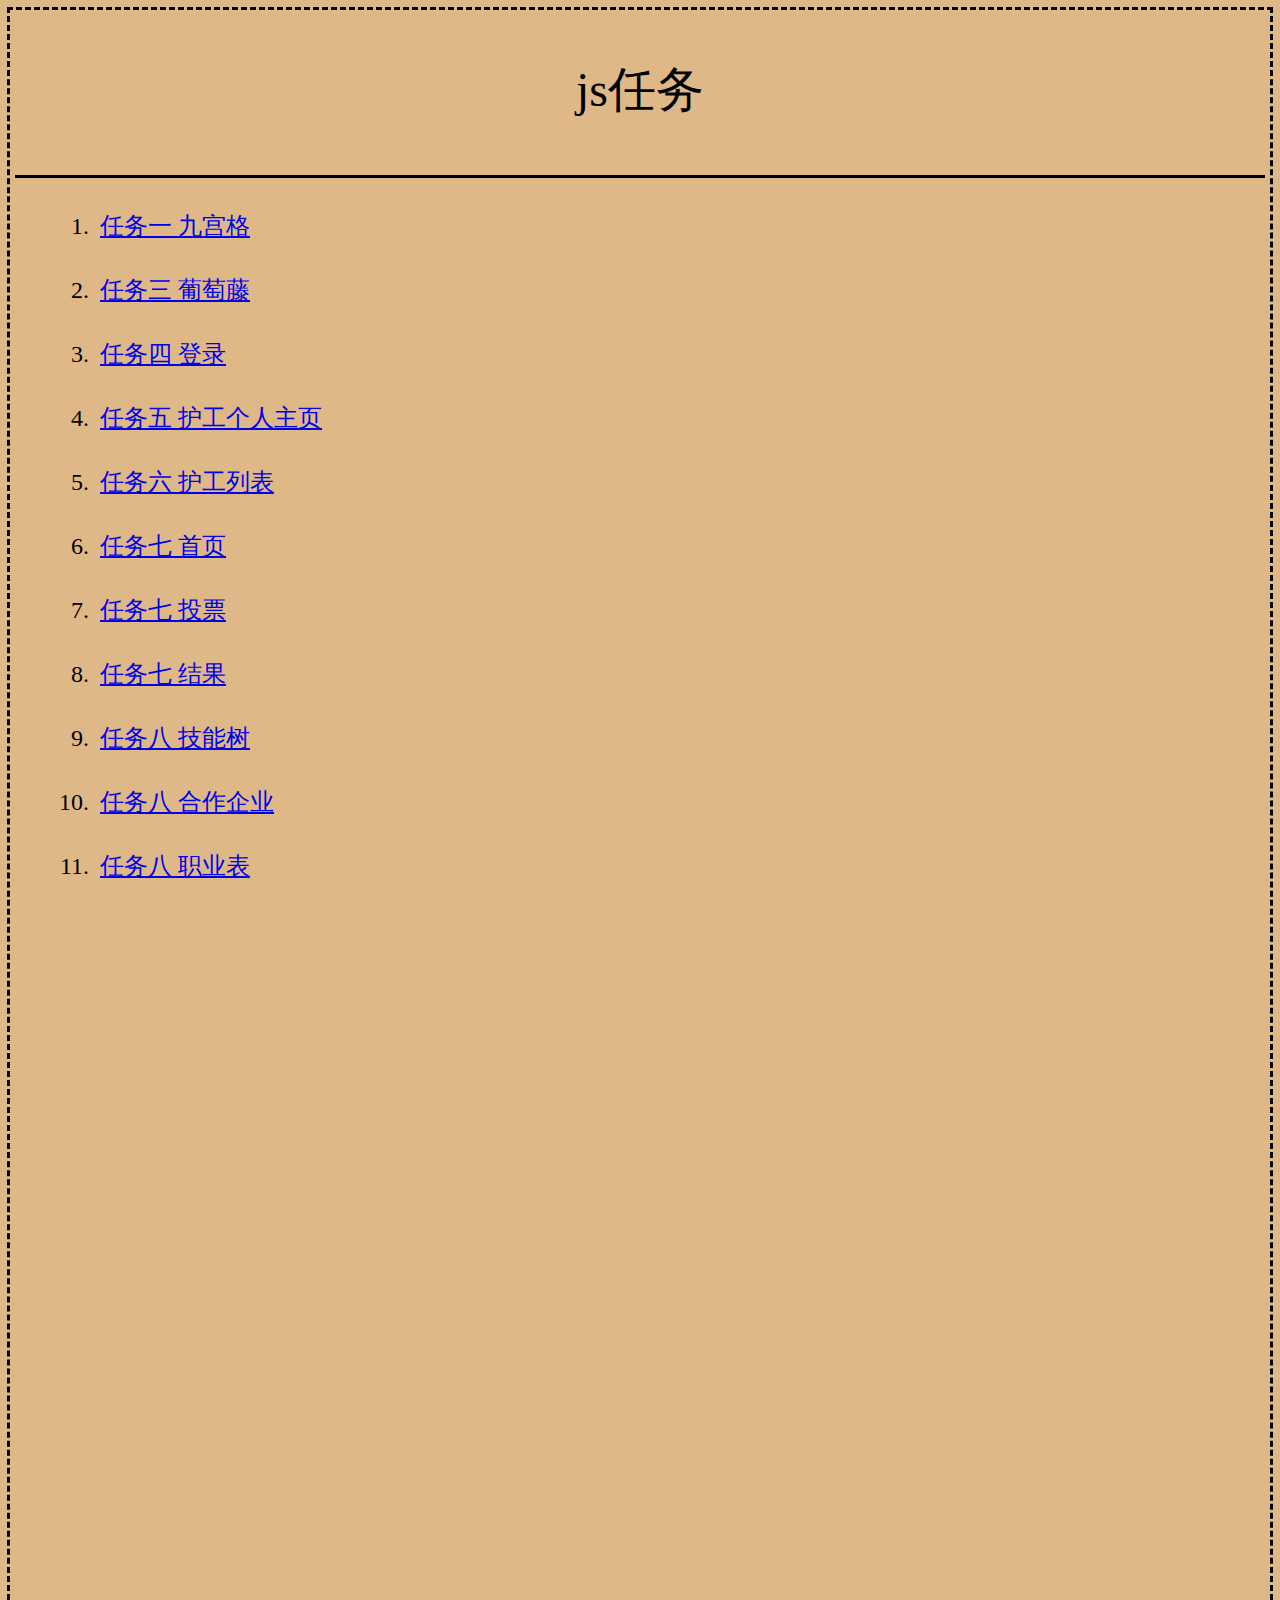
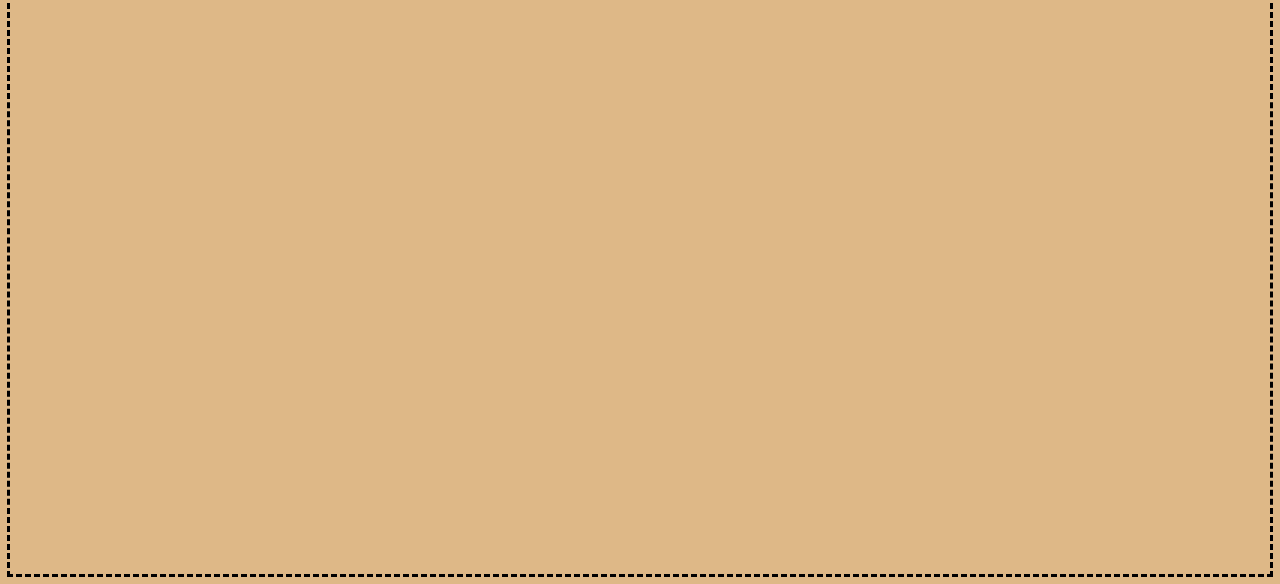
<file: index.html>
<!DOCTYPE html>
<html>
	<head>
		<meta charset="UTF-8">
		<title>首页</title>
	</head>
	<style type="text/css">
		*{
			margin: 5px;
			padding: 0;
		}
		body{
			height: 100%;
			background: burlywood;
			outline: dashed ;
		}
		.text{
			line-height: 10rem;
			text-align: center;
			list-style: none;
			font-size: 3rem;
			border-bottom: 0.2rem solid;
		}
		ol{
			padding-bottom: 100%;
			margin-left: 5rem;
			margin-top: 2rem;
		}
		li{
			margin-bottom: 2rem;
			font-size: 1.5rem;
		}
	
	</style>
	<body>
		<div class="text">
			<p>js任务</p>
		</div>
		<ol>
			<li><a href="九宫格.html">任务一  九宫格</a></li>
			<li><a href="葡萄藤.html">任务三 葡萄藤 </a></li>
			<li><a href="denglubiao.html">任务四 登录</a></li>
			<li><a href="index1.html">任务五 护工个人主页</a></li>
			<li><a href="index-1.html">任务六  护工列表</a></li>
			<li><a href="shouye.html">任务七  首页</a></li>
			<li><a href="toupiao.html">任务七  投票</a></li>
			<li><a href="jieguo.html">任务七  结果</a></li>
			<li><a href="jinengshu.html">任务八  技能树</a></li>
			<li><a href="hezhuoqiye.html">任务八  合作企业</a></li>
			<li><a href="zhiyebiao.html">任务八  职业表</a></li>
			
			
		</ol>
	</body>
</html>
</file>
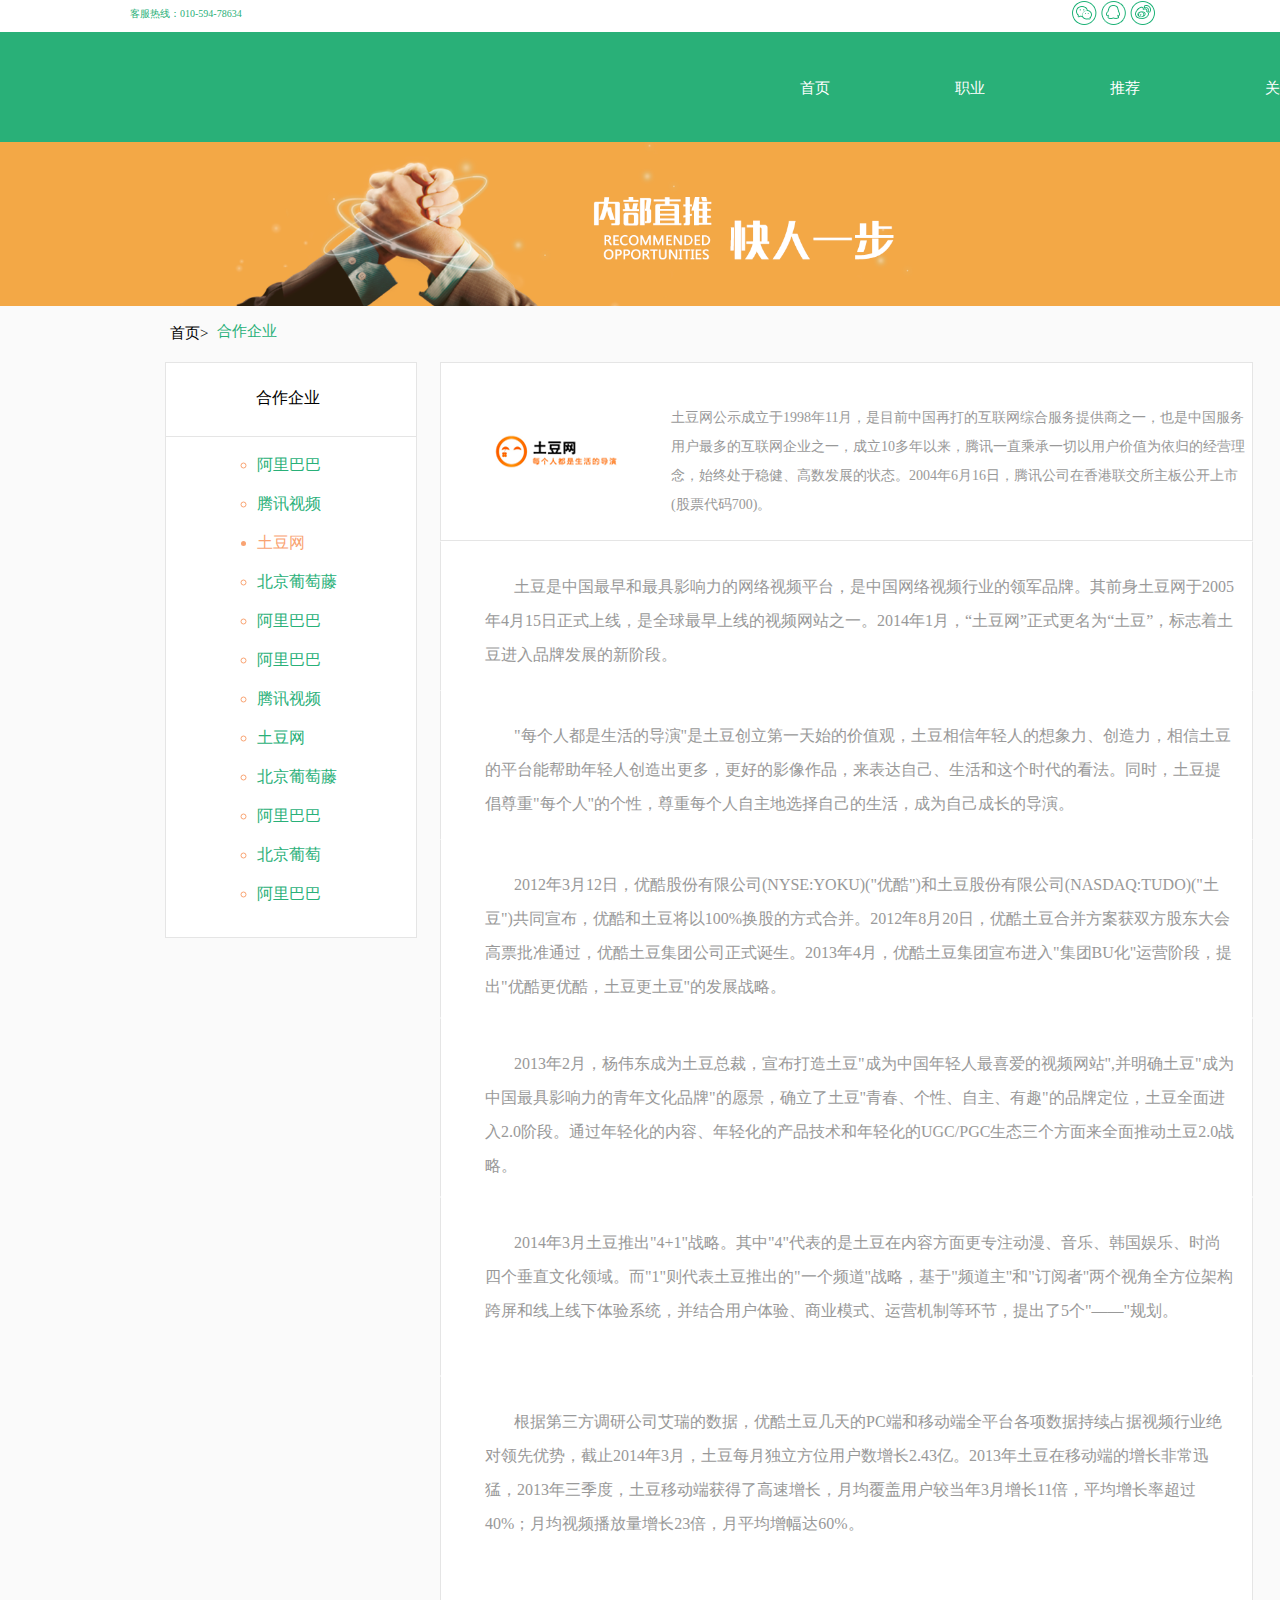
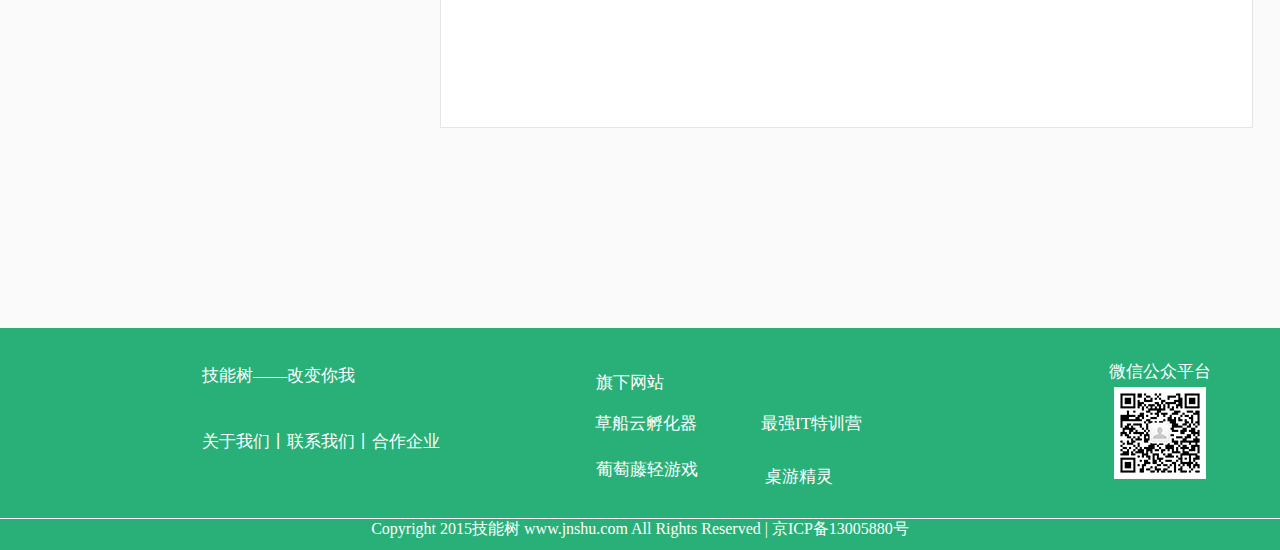
<file: hezhuoqiye.html>
<!DOCTYPE html>
<html>
	<head>
 		<meta charset="UTF-8">
		<title>战略合作企业</title>
		<link rel="stylesheet" type="text/css" href="css/hezhuoqiye.css"/>
	</head>
	<body>
		<div class="one">
			<div class=" box">
				<p>客服热线：010-594-78634</p>
				<div class="lead">
					<img src="img/vx.png" />
					<img src="img/QQ.png" />
					<img src="img/xl.png" />
				</div>
			</div>
			<div class="big">
				<p><a href="jinengshu.html" style='text-decoration:none;'>首页</a></p>
				<p><a href="hezhuoqiye.html" style='text-decoration:none;'>职业</a></p>
				<p><a href="zhiyebiao.html" style='text-decoration:none;'>推荐</a></p>
				<p><a style='text-decoration:none;'>关于</a></p>
			</div>
			<div class="two">
				<img src="img/kryb.png"/>
			</div>
			<div class="three">
				<p>首页></p>
				<span>合作企业</span>
			</div>
			<div class="five">
				<p>合作企业</p>
			</div>
			<div class="six">
				  <img src="img/tudou.png"/>
				  <p>土豆网公示成立于1998年11月，是目前中国再打的互联网综合服务提供商之一，也是中国服务用户最多的互联网企业之一，成立10多年以来，腾讯一直乘承一切以用户价值为依归的经营理念，始终处于稳健、高数发展的状态。2004年6月16日，腾讯公司在香港联交所主板公开上市(股票代码700)。</p>
			</div>
			<div class="seven">
				<div class="seven-2">
				<ul type="circle">
					<li><p>阿里巴巴</p></li>
					<li><p>腾讯视频</p></li>
					<ul  type="disc" class="seven-1">
					<li>土豆网</li>
					</ul>
					<li><p>北京葡萄藤</p></li>
					<li><p>阿里巴巴</p></li>
					<li><p>阿里巴巴</p></li>
					<li><p>腾讯视频</p></li>
					<li><p>土豆网</p></li>
					<li><p>北京葡萄藤</p></li>
					<li><p>阿里巴巴</p></li>
					<li><p>北京葡萄</p></li>
					<li><p>阿里巴巴</p></li>
				</ul>
				</div>
			</div>
			<div class="eight">
				<div class="eight-1">
						<p>土豆是中国最早和最具影响力的网络视频平台，是中国网络视频行业的领军品牌。其前身土豆网于2005年4月15日正式上线，是全球最早上线的视频网站之一。2014年1月，“土豆网”正式更名为“土豆”，标志着土豆进入品牌发展的新阶段。</p>
				</div>
					</div>
				<div class="nine">
					<div class="nine-1">
						<p>"每个人都是生活的导演"是土豆创立第一天始的价值观，土豆相信年轻人的想象力、创造力，相信土豆的平台能帮助年轻人创造出更多，更好的影像作品，来表达自己、生活和这个时代的看法。同时，土豆提倡尊重"每个人"的个性，尊重每个人自主地选择自己的生活，成为自己成长的导演。</p>
				</div>
					</div>
				<div class="tin">
					<div class="tin-1">
						<p>2012年3月12日，优酷股份有限公司(NYSE:YOKU)("优酷")和土豆股份有限公司(NASDAQ:TUDO)("土豆")共同宣布，优酷和土豆将以100%换股的方式合并。2012年8月20日，优酷土豆合并方案获双方股东大会高票批准通过，优酷土豆集团公司正式诞生。2013年4月，优酷土豆集团宣布进入"集团BU化"运营阶段，提出"优酷更优酷，土豆更土豆"的发展战略。</p>
				</div>
				</div>
				<div class="title">
					<div class="title-1">
						<p>2013年2月，杨伟东成为土豆总裁，宣布打造土豆"成为中国年轻人最喜爱的视频网站",并明确土豆"成为中国最具影响力的青年文化品牌"的愿景，确立了土豆"青春、个性、自主、有趣"的品牌定位，土豆全面进入2.0阶段。通过年轻化的内容、年轻化的产品技术和年轻化的UGC/PGC生态三个方面来全面推动土豆2.0战略。</p>
				</div>
					</div>
				<div class="wrap">
					<div class="wrap-1">
						<p>2014年3月土豆推出"4+1"战略。其中"4"代表的是土豆在内容方面更专注动漫、音乐、韩国娱乐、时尚四个垂直文化领域。而"1"则代表土豆推出的"一个频道"战略，基于"频道主"和"订阅者"两个视角全方位架构跨屏和线上线下体验系统，并结合用户体验、商业模式、运营机制等环节，提出了5个"——"规划。</p>
				</div>
					</div>
				<div class="fade">
					<div class="fade-1">
						<p>根据第三方调研公司艾瑞的数据，优酷土豆几天的PC端和移动端全平台各项数据持续占据视频行业绝对领先优势，截止2014年3月，土豆每月独立方位用户数增长2.43亿。2013年土豆在移动端的增长非常迅猛，2013年三季度，土豆移动端获得了高速增长，月均覆盖用户较当年3月增长11倍，平均增长率超过40%；月均视频播放量增长23倍，月平均增幅达60%。</p>
				</div>
					</div>
				<div class="main">
				<p><a>技能树——改变你我</a></p>
				<p><a>关于我们丨联系我们丨合作企业</a></p>
				<div class="media">
					<p><a>旗下网站</a></p>
					<span><a>草船云孵化器</a></span>
					<div class="a">
					<p><a>葡萄藤轻游戏</a></p>
					</div>
				</div>
				<div class="b">
					<p><a>最强IT特训营</a></p>
					<span><a>桌游精灵</a></span>
					<img src="img/vxpt.png"/>
				</div>
				<div class="c">
					<p><a>微信公众平台</a></p>
				</div>
			</div>
			<div class="d">
				<p align="center">Copyright  2015技能树 www.jnshu.com All Rights Reserved | 京ICP备13005880号</p>
			</div>
	</body>	
</html>
</file>
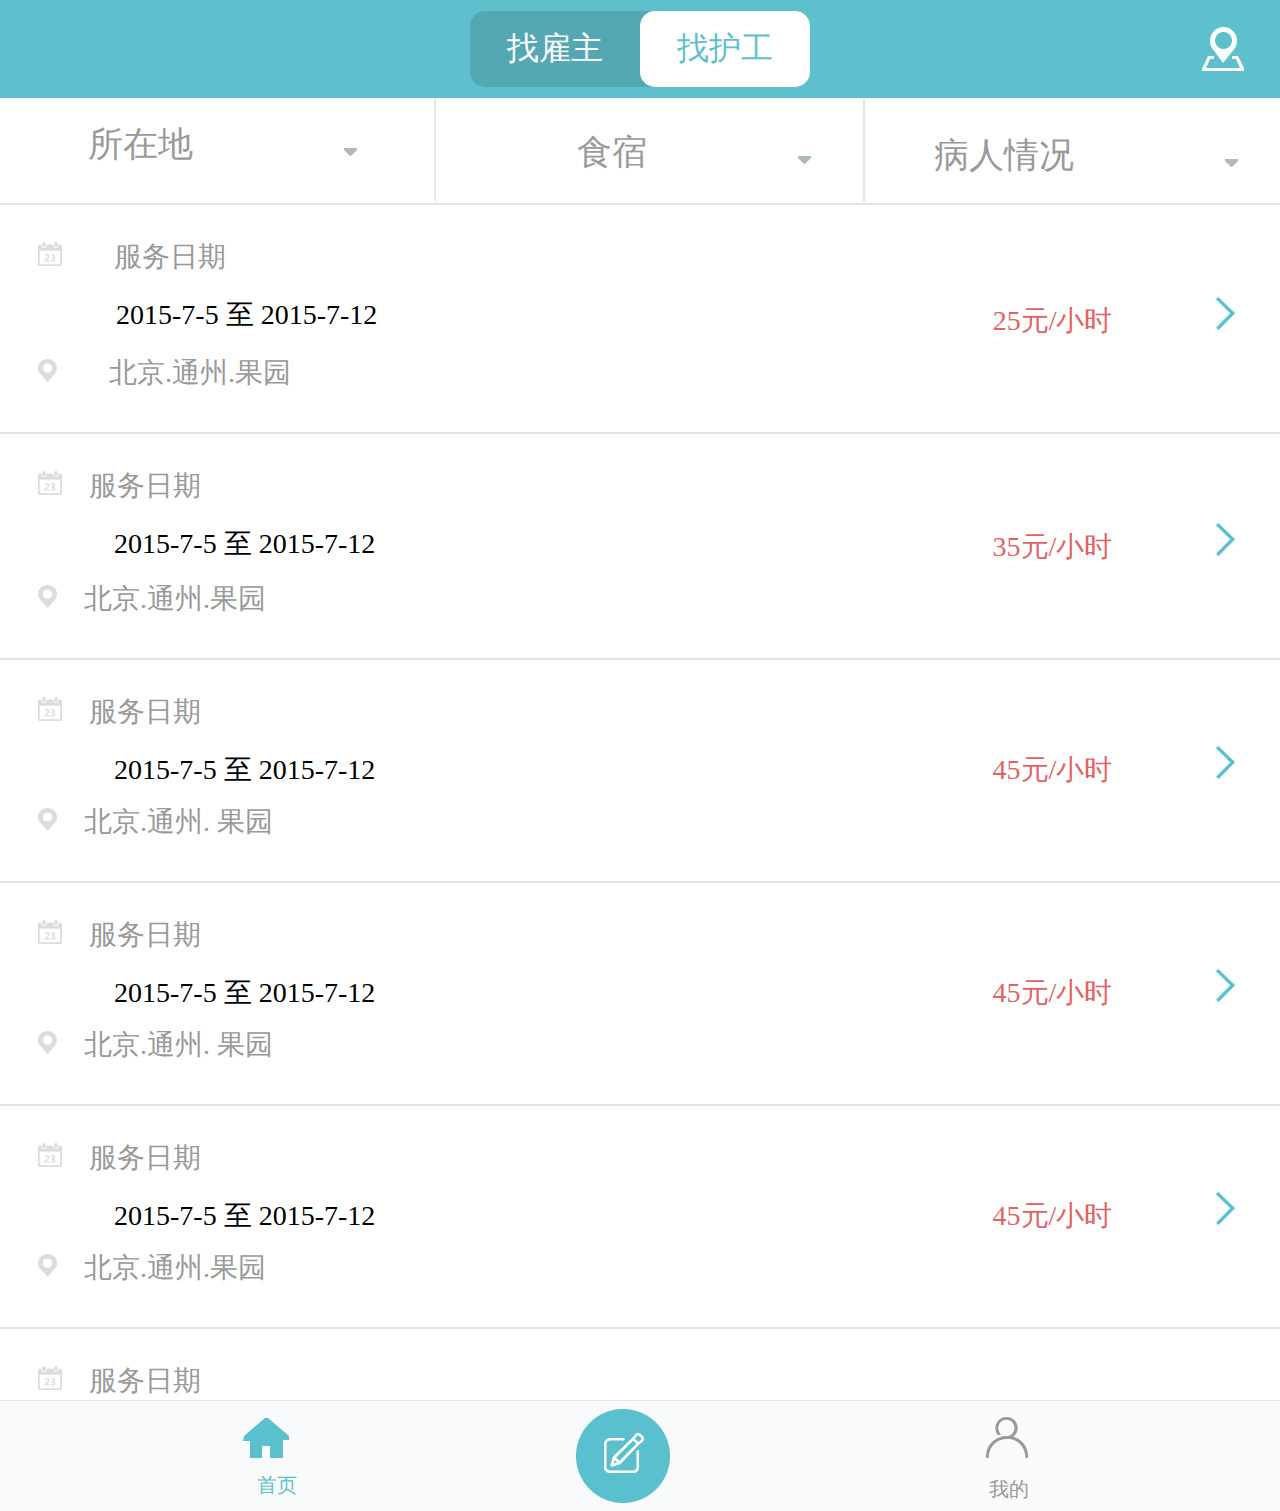
<file: index-1.html>
<!DOCTYPE html>
<html>
	<head>
		<meta charset="UTF-8">
		<title>护士列表页</title>
		<link rel="stylesheet" href="css/list page.css" />
	</head>
	<body>
		<div class="wrap">
			<div class="alone">
				<span>找雇主</span>
				<div class="arrow">
					<span>找护工</span>
				</div>
			</div>
			<div class="box">
				<img src="img/biaoji 21.png"/>
			</div>
		</div>
		<div class="botton">
			<span>所在地</span>
			<img src="img/sanjiao 11.png"/>
			<div class="one"></div>
			<div class="bady">
				<span>食宿</span>
				<img src="img/sanjiao 11.png"/>
			</div>
			<div class="five"></div>
			<div class="six">
				<span>病人情况</span>
				<img src="img/sanjiao 11.png"/>
			</div>
			<div class="china"></div>
		</div>
		<div class="cen">
			<img src="img/calendar2.png"/>
			<span>服务日期</span>
			<div class="big">
				<span>2015-7-5 至 2015-7-12</span>
			</div>
			<div class="change">
				<span>25元/小时</span>
				<img src="img/yjt.png"/>
			</div>
			<div class=" boy">
				<img src="img/Shape 2.png"/>
				<span>北京.通州.果园</span>
			</div>
			<div class="catch"></div>
		</div>
		<div class="you">
			<img src="img/calendar2.png"/>
			<span>服务日期</span>
			<div class="aubmut">
				<span>2015-7-5 至 2015-7-12</span>
			</div>
			<div class="button">
				<span>35元/小时</span>
				<img src="img/yjt.png"/>
			</div>
			<div class="sket">
				<img src="img/Shape 2.png"/>
				<span>北京.通州.果园</span>
			</div>
			<div class="kiss"></div>
		</div>
		<div class="eternal">
			<img src="img/calendar2.png"/>
			<span>服务日期</span>
			<div class="wonder">
				<span>2015-7-5 至 2015-7-12</span>
			</div>
			<div class="favorite">
				<span>45元/小时</span>
				<img src="img/yjt.png"/>
			</div>
			<div class="forever">
				<img src="img/Shape 2.png"/>
				<span>北京.通州. 果园</span>
			</div>
			<div class="forgive"></div>
		</div>
				<div class="menu">
			<img src="img/calendar2.png"/>
			<span>服务日期</span>
			<div class="submenu">
				<span>2015-7-5 至 2015-7-12</span>
			</div>
			<div class="main">
				<span>45元/小时</span>
				<img src="img/yjt.png"/>
			</div>
			<div class="tag">
				<img src="img/Shape 2.png"/>
				<span>北京.通州. 果园</span>
			</div>
			<div class="tips"></div>
		</div>
		<div class="title">
			<img src="img/calendar2.png"/>
			<span>服务日期</span>
			<div class="summary">
				<span>2015-7-5 至 2015-7-12</span>
			</div>
			<div class="loginbar">
				<span>45元/小时</span>
				<img src="img/yjt.png"/>
			</div>
			<div class="searchInput">
				<img src="img/Shape 2.png"/>
				<span>北京.通州.果园</span>
			</div>
			<div class="hot"></div>
		</div>
		<div class="service">
			<img src="img/calendar2.png"/>
			<span>服务日期</span>
		</div>
		<div class="tab">
			<img src="img/house.png"/>
			<p>首页</p>
		</div>
			<div class="news">
				<img src="img/Write.png"/>
			</div>
			<div class="faqs">
				<img src="img/mai.png"/>
				<p>我的</p>
			</div>
	</body>
</html>
</file>
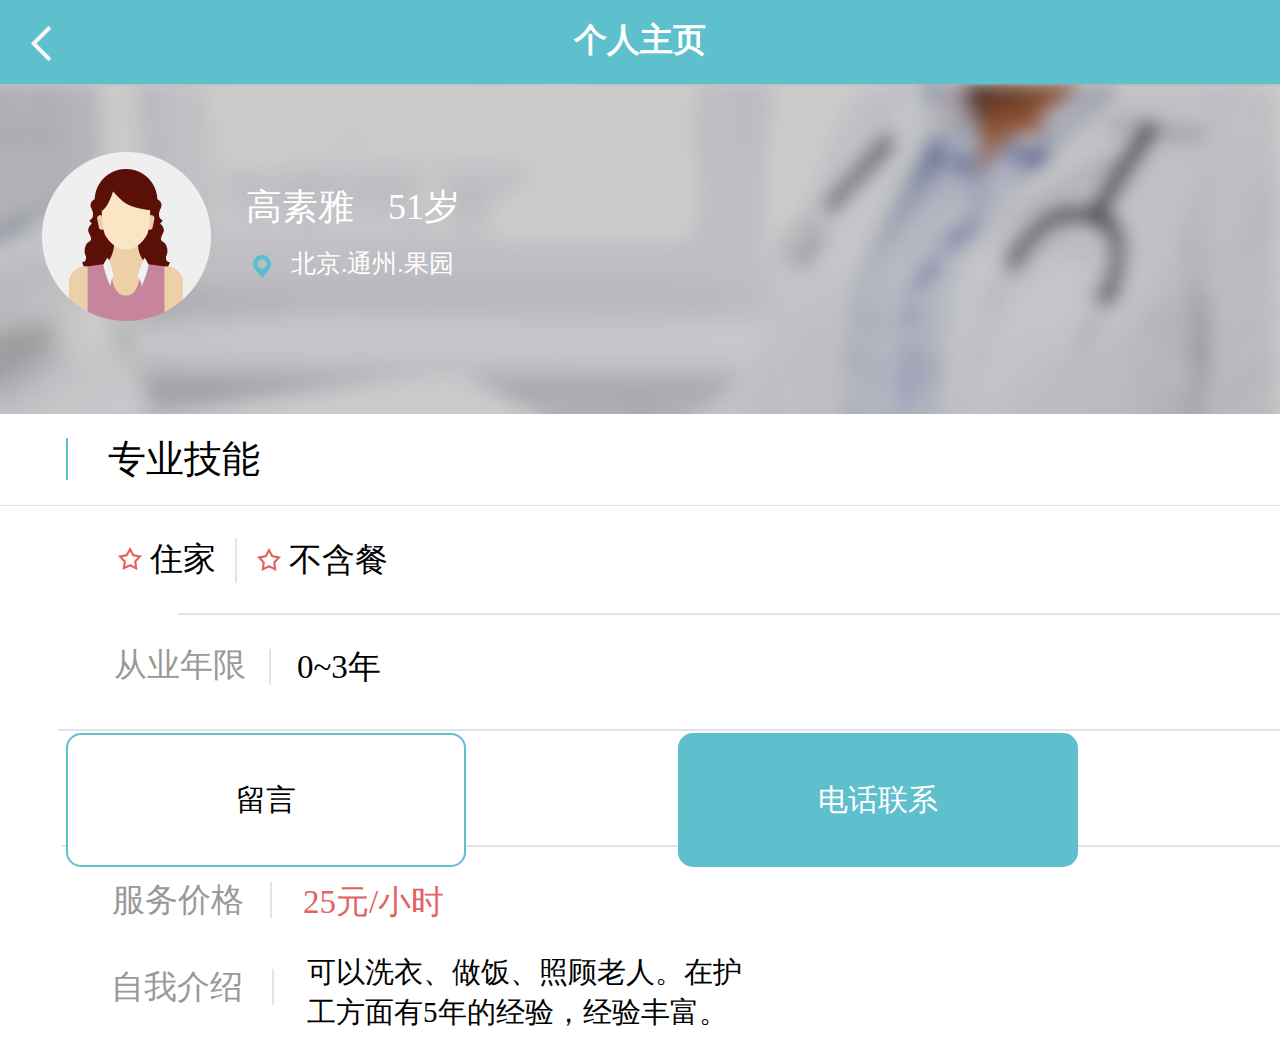
<file: index1.html>
<!DOCTYPE html>
<html>

	<head>
		<meta charset="UTF-8">
		<title>个人主页</title>
	</head>
	<link rel="stylesheet" type="text/css" href="css/jxy.css" />

	<body>
		<div class="wrap">

			<div class="header">
				<img src="img/pdd.png" />
				<h2 align="center">个人主页</h2>
			</div>
			<div class="boy">
				<div class="six">
					<img src="img/b.png" />
					<div class="bady">
						<span>高素雅</span>
						<span class="five">51岁</span>
					</div>
					<div class="forever">
						<img src="img/Shape 4.png" />
						<span>北京.通州.果园</span>
					</div>
				</div>
			</div>

			<div class="lucky">
				<span>专业技能</span>
			</div>
			<div class="nostalgia">
				<img src="img/xingxing1.png" />
				<span>住家</span>
				<div class="favorite">
					<img src="img/xingxing1.png" />
					<span>不含餐</span>
				</div>
				<div class="kiss"></div>
				<div class="memory">
					<span>从业年限</span>
				</div>
				<div class="wonder">
					<span>0~3年</span>
				</div>
				<div class="true"></div>
				<div class="only">
					<span>工作时间</span>
				</div>
				<div class="lost">
					<span>全天</span>
				</div>
				<div class="change"></div>
				<div class="star">
					<span>服务价格</span>
				</div>
				<div class="silence">
					<span>25元/小时</span>
				</div>
		
				<div class="you">
					<span>自我介绍</span>
				</div>
				<div class="eternal">
					<span>可以洗衣、做饭、照顾老人。在护<br />工方面有5年的经验，经验丰富。</span>
				</div>
			</div>
			<div class="forgive">
				<input type="button" style="width: 400px;height: 134px;font-size: 30px; " value="留言">
				<div class="why">
					<input type="button" style="width: 400px;height: 134px;font-size: 30px;background: #5FC0CD;color: #FFFFFF; " value="电话联系" />
				</div>
			</div>
		</div>
	</body>

</html>
</file>
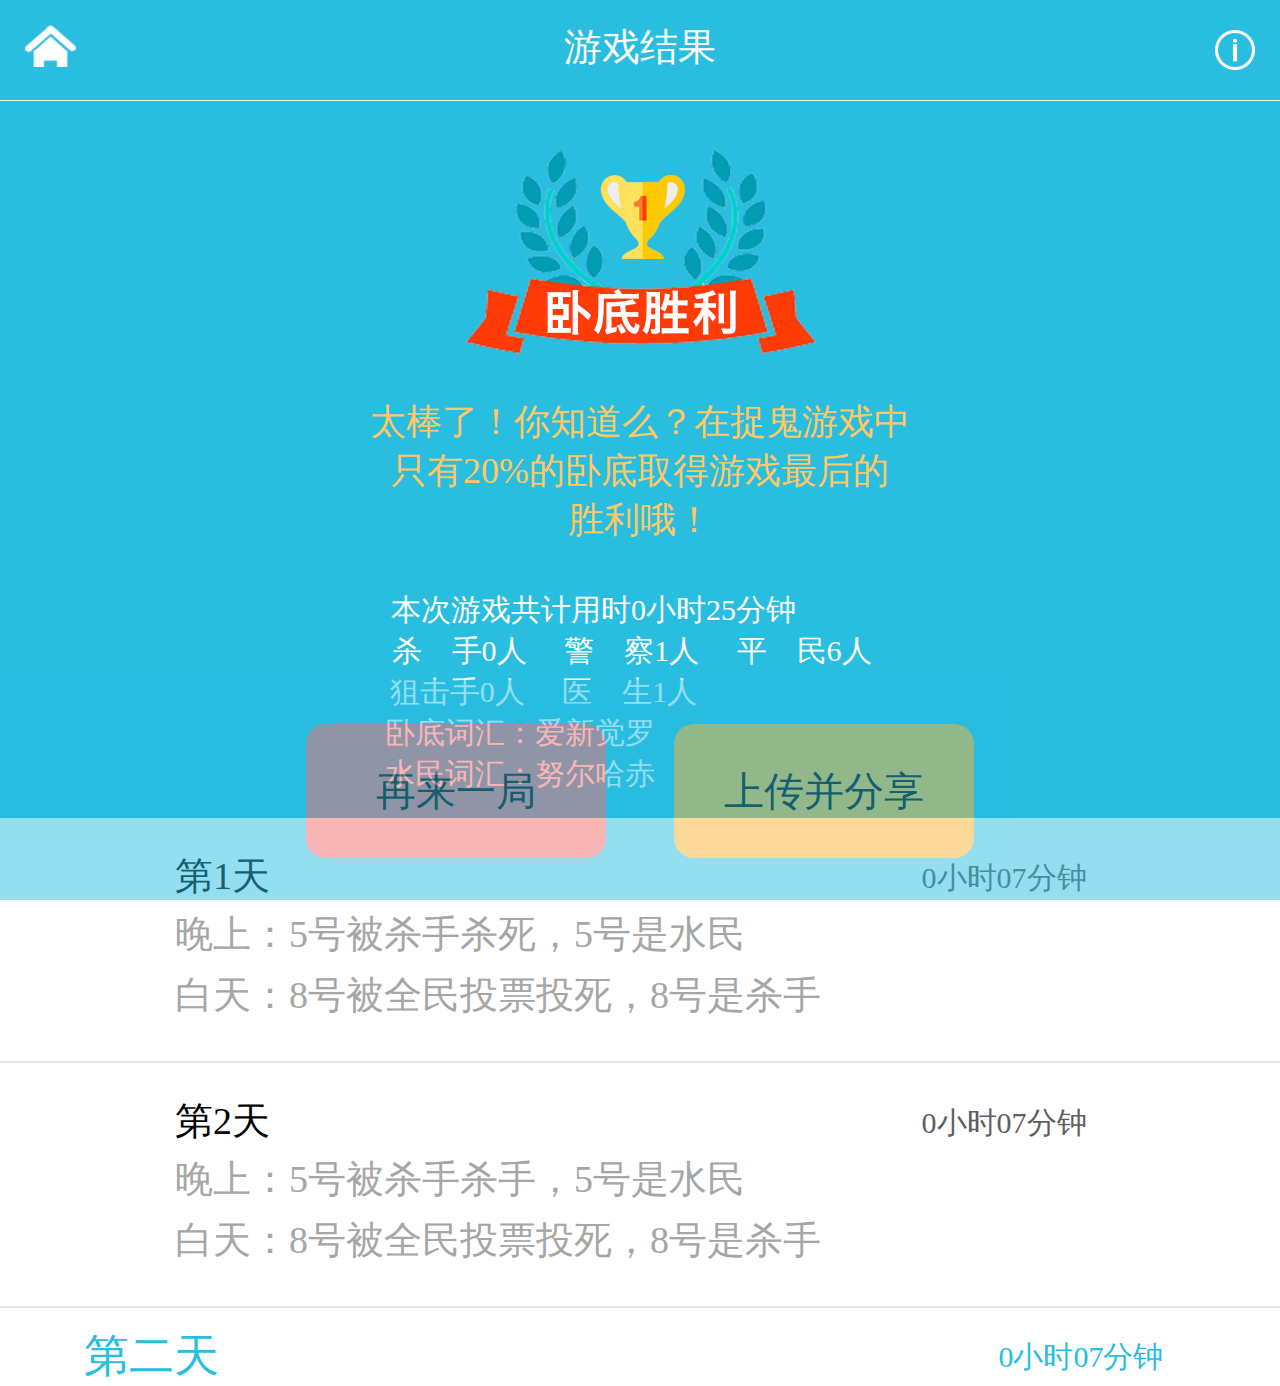
<file: jieguo.html>
<!DOCTYPE html>
<html>
	<head>
		<meta charset="UTF-8">
		<title>结果</title>
		<link rel="stylesheet" type="text/css" href="css/jieguo.css"/>
	</head>
	<body>
		<div class="active">
			<img src="img/fangzi.png"/>
			<p align="center">游戏结果</p>
			<div class="affix">
				<img src="img/Shape.png"/>
			</div>
		</div>
		<div class="alert">
			<img src="img/wodisheng.png"/>
			</div>
			<div class="fade">
				<p align="center">太棒了！你知道么？在捉鬼游戏中<br />
				只有20%的卧底取得游戏最后的
				<br />胜利哦！</p>
		</div>
		<div class="fee">
			<p align="center">本次游戏共计用时0小时25分钟</p>
			<div class="one">
					<p align="center">杀&#12288手0人 &#12288警&#12288察1人&#12288 平&#12288民6人</p>
					<div class="focus">
					<p align="center">狙击手0人 &#12288医&#12288生1人</p>
					</div>
					<div class="six">
						<p align="center">卧底词汇：爱新觉罗</p>
						<p align="center">水民词汇：努尔哈赤</p>
					</div>
					</div>
					<div class="five">
						<p>第1天</p>
						<div class="lead">
							<p>0小时07分钟</p>
						</div>
						<div class="well">
							<p>晚上：5号被杀手杀死，5号是水民</p>
							<p>白天：8号被全民投票投死，8号是杀手</p>
						</div>
						<div class="main"></div>
						<div class="urse">
							<p>第2天</p>
							<div class="lead">
							<p>0小时07分钟</p>
						</div>
						</div>
						<div class="well">
							<p>晚上：5号被杀手杀手，5号是水民</p>
							<p>白天：8号被全民投票投死，8号是杀手</p>
						</div>
						<div class="main"></div>
						<div class="forever">
							<p>第二天</p>
						<div class="faqs">
							<p>0小时07分钟</p>
						</div>
						</div>
						<div class="footer">
								<input type="button" value="再来一局" class="box-2"/>
								<input type="button" value="上传并分享"  class="box-1"/>
						</div>
					</div>
			</div>
		
	</body>
</html>
</file>
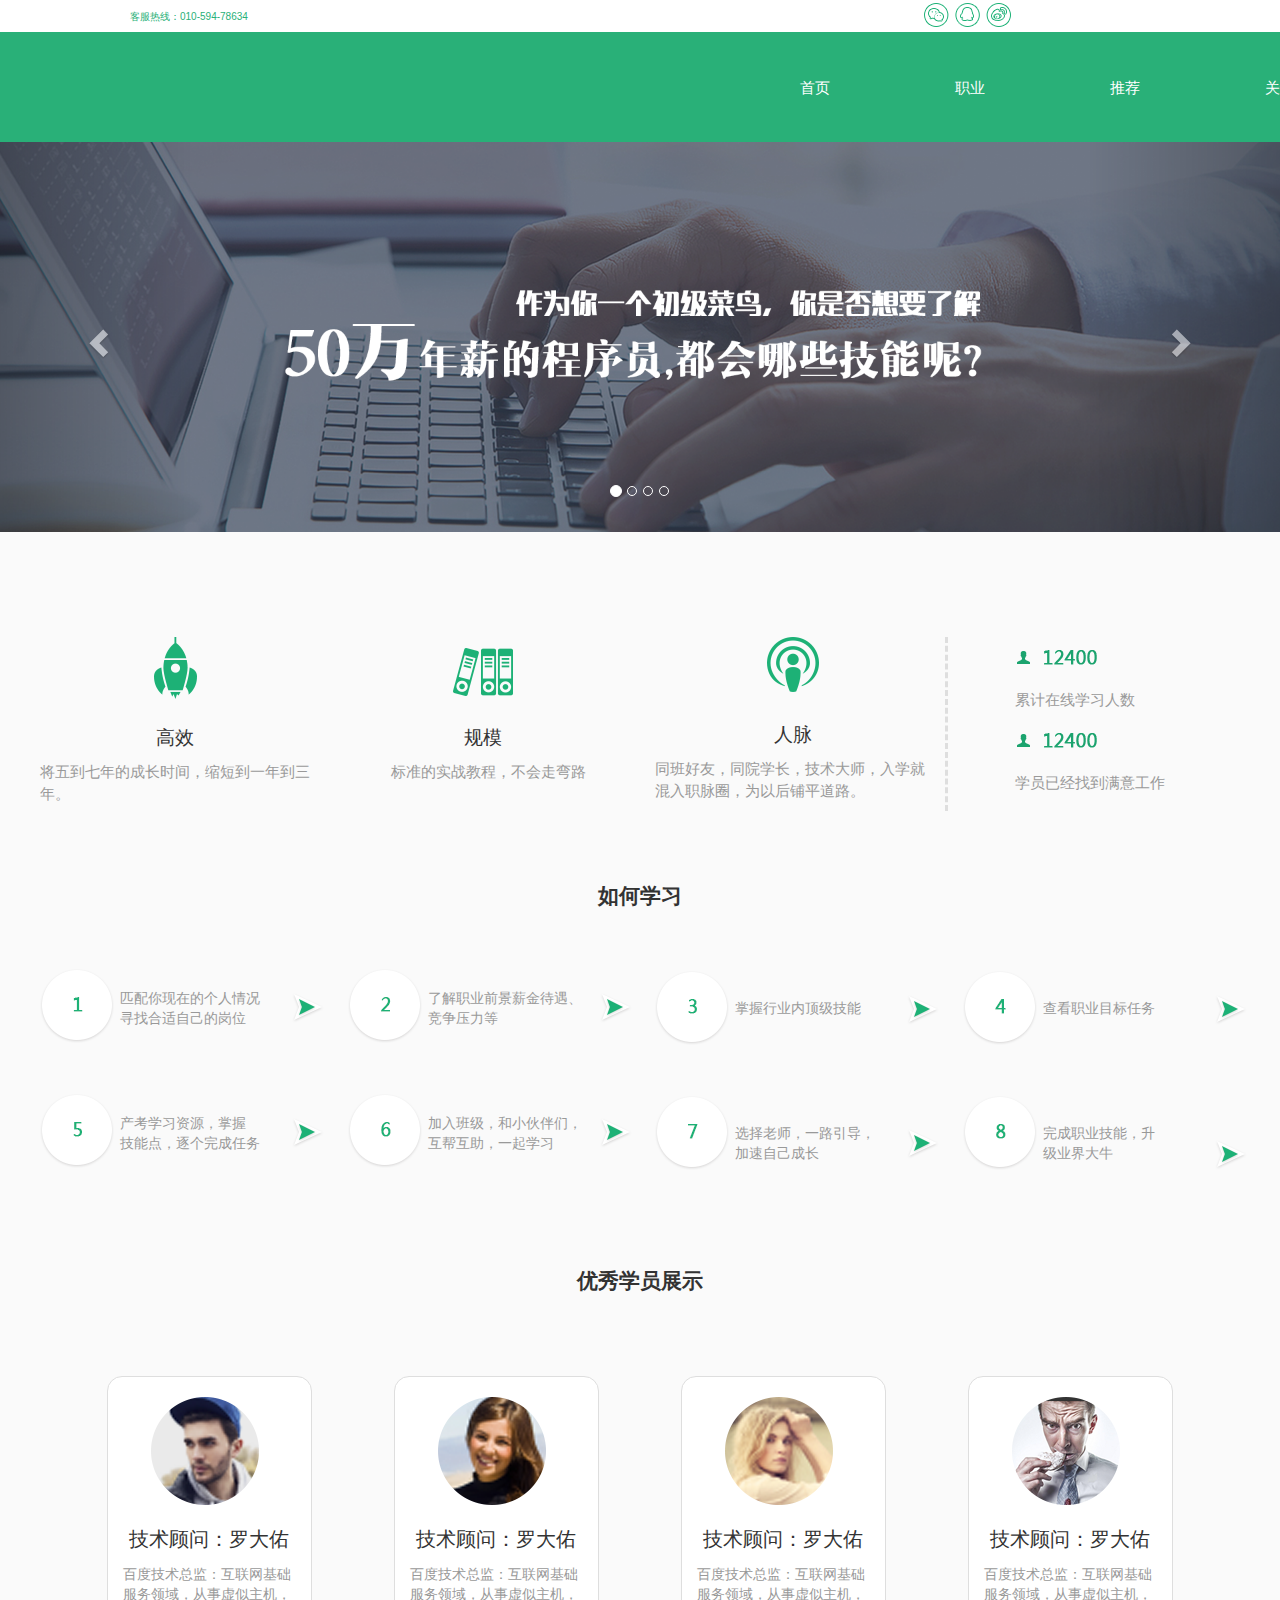
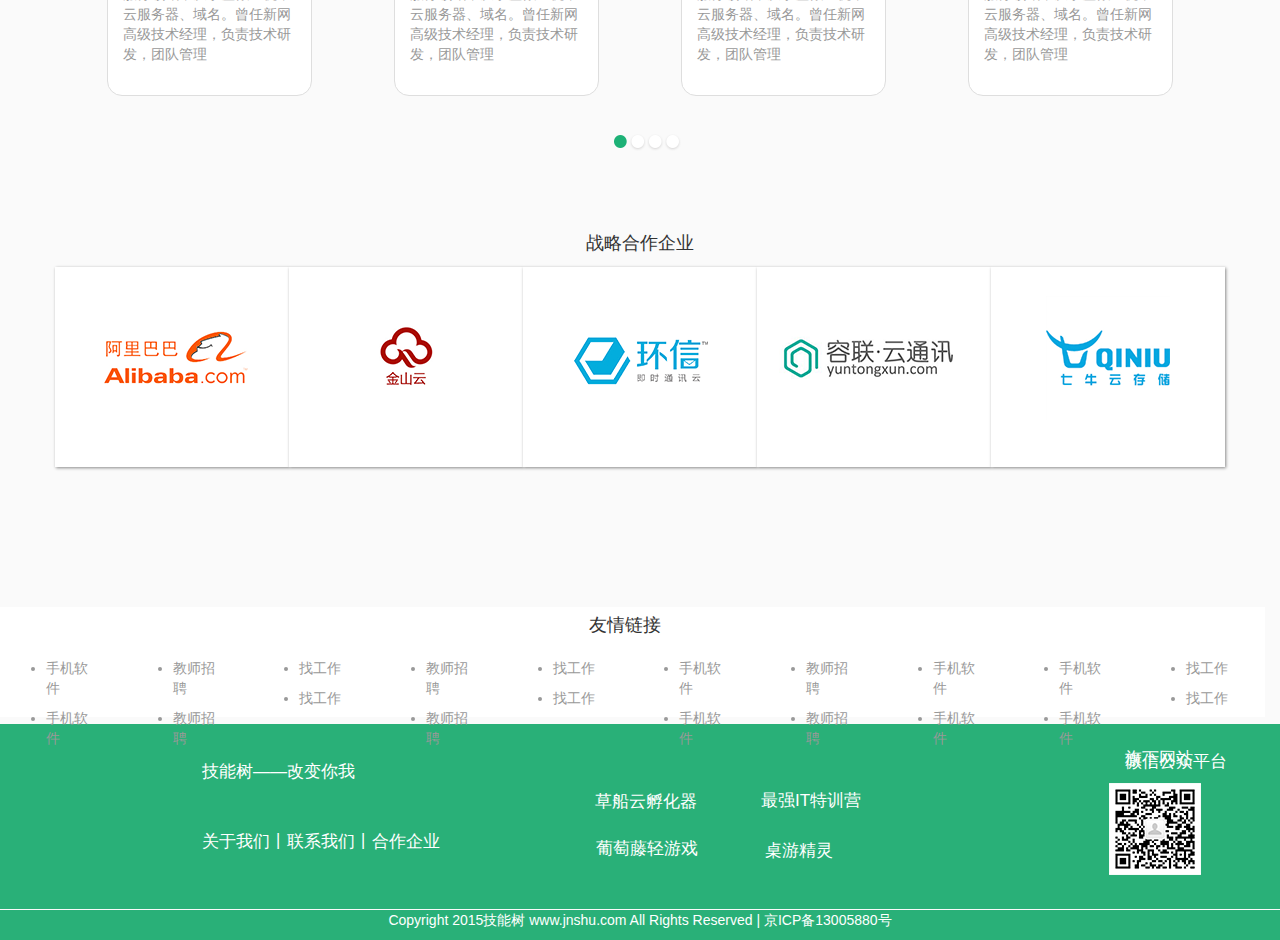
<file: jinengshu.html>
<!DOCTYPE html>
<html>

	<head>
		<meta charset="UTF-8">
		<title>技能树首页</title>
		<link rel="stylesheet" type="text/css" href="css/jinengshu.css" />
		<link rel="stylesheet" type="text/css" href="css/bootstrap-3.3.7-dist/css/bootstrap.css" />
	</head>

	<body>
		<div class="container-fluid" style="padding: 0 ;">
			<div class="box">
				<a>客服热线：010-594-78634</a>
				<div class="lead">
					<img src="img/vx.png" />
					<img src="img/QQ.png" />
					<img src="img/xl.png" />
				</div>
			</div>
			<div class="big">
				<p><a href="jinengshu.html" style='text-decoration:none;'>首页</a></p>
				<p><a href="hezhuoqiye.html" style='text-decoration:none;'>职业</a></p>
				<p><a href="zhiyebiao.html" style='text-decoration:none;'>推荐</a></p>
				<p><a style='text-decoration:none;'>关于</a></p>
			</div>
			<script src="http://how2j.cn/study/js/jquery/2.0.0/jquery.min.js"></script>

			<script src="http://how2j.cn/study/js/bootstrap/3.3.6/bootstrap.min.js"></script>
			<div id="carousel-example-generic" class="carousel slide" data-ride="carousel">
				<!-- Indicators -->
				<ol class="carousel-indicators">
					<li data-target="#carousel-example-generic" data-slide-to="0" class="active"></li>
					<li data-target="#carousel-example-generic" data-slide-to="1"></li>
					<li data-target="#carousel-example-generic" data-slide-to="2"></li>
					<li data-target="#carousel-example-generic" data-slide-to="3"></li>
				</ol>

				<!-- Wrapper for slides -->
				<div class="carousel-inner" role="listbox">
					<div class="item active">
						<img src="img/image.png">
					</div>
					<div class="item">
						<img src="img/image.png">
					</div>
					<div class="item">
						<img src="img/image.png">
					</div>

					<div class="item">
						<img src="img/image.png" />
					</div>

				</div>

				<!-- Controls -->
				<a class="left carousel-control" href="#carousel-example-generic" role="button" data-slide="prev">
					<span class="glyphicon glyphicon-chevron-left" aria-hidden="true"></span>

				</a>
				<a class="right carousel-control" href="#carousel-example-generic" role="button" data-slide="next">
					<span class="glyphicon glyphicon-chevron-right" aria-hidden="true"></span>
				</a>
			</div>
		</div>

		<div class="container" style="background: #fafafa; padding: 0; width: 1200px;">
			<div class="row good">
				<div class=" col-md-3 text">
					<img src="img/hj.png" />
					<p>高效</p>
					<span>将五到七年的成长时间，缩短到一年到三年。</span>
				</div>
				<div class="col-md-3 text-1">
					<img src="img/shuben.png" />
					<p>规模</p>
					<span>标准的实战教程，不会走弯路</span>
				</div>
				<div class="col-md-3 text-2">
					<img src="img/rm.png"/>
					<p>人脉</p>
					<span>同班好友，同院学长，技术大师，入学就混入职脉圈，为以后铺平道路。</span>
				</div>
				<div class="col-md-3 text-3">
					<img src="img/renshu.png"/>
					<p>累计在线学习人数</p>
					<img src="img/renshu.png"/>
					<p>学员已经找到满意工作</p>
				</div>
			</div>
				<div class="china">
				<p align="center">如何学习</p>
			</div>
			<div class="row cat">
				<div class="col-md-3 five">
				<img src="img/1.png"/>
				<p>匹配你现在的个人情况<br />寻找合适自己的岗位</p>
				<div class="jiao">
				<img src="img/jiao8.png"/>
				</div>
				</div>				
				<div class="col-md-3 five-1">
					<img src="img/2.png"/>
					<p>了解职业前景薪金待遇、<br />竞争压力等</p>
						<div class="jiao">
				<img src="img/jiao8.png"/>
				</div>
				</div>				
				<div class="col-md-3 five-2">
					<img src="img/3.png"/>
					<p>掌握行业内顶级技能</p>
						<div class="jiao-1">
				<img src="img/jiao8.png"/>
				</div>
				</div>				
				<div class="col-md-3 five-3">
					<img src="img/4.png"/>
					<p>查看职业目标任务</p>
						<div class="jiao-1">
				<img src="img/jiao8.png"/>
				</div>
				</div>
			</div>
			<div class="row one">
				<div class="col-md-3 five">
					<img src="img/5.png"/>
					<p>产考学习资源，掌握<br />技能点，逐个完成任务</p>
						<div class="jiao">
				<img src="img/jiao8.png"/>
				</div>
				</div>	
				<div class="col-md-3 five-1">
					<img src="img/6.png"/>
					<p>加入班级，和小伙伴们，<br />互帮互助，一起学习</p>
						<div class="jiao">
				<img src="img/jiao8.png"/>
				</div>
				</div>	
				<div class="col-md-3 five-2">
					<img src="img/7.png"/>
					<p>选择老师，一路引导，<br />加速自己成长</p>
						<div class="jiao">
				<img src="img/jiao8.png"/>
				</div>
				</div>	
				<div class="col-md-3 five-3">
					<img src="img/8.png"/>
					<p>完成职业技能，升<br />级业界大牛</p>
						<div class="jiao-1">
				<img src="img/jiao8.png"/>
				</div>
				</div>	
			</div>
			<div class="china">
				<p align="center">优秀学员展示</p>
			</div>
			<div class="row two">
				<div class="col-md-2 three">
					<img src="img/guwen1.png"/>
					<p>技术顾问：罗大佑</p>
					<span>百度技术总监：互联网基础服务领域，从事虚似主机，云服务器、域名。曾任新网高级技术经理，负责技术研发，团队管理</span>
				</div>
				<div class="col-md-2 three">
					<img src="img/guwen2.png"/>
					<p>技术顾问：罗大佑</p>
					<span>百度技术总监：互联网基础服务领域，从事虚似主机，云服务器、域名。曾任新网高级技术经理，负责技术研发，团队管理</span>
				</div>				
				<div class="col-md-2 three">
					<img src="img/guwen3.png"/>
					<p>技术顾问：罗大佑</p>
					<span>百度技术总监：互联网基础服务领域，从事虚似主机，云服务器、域名。曾任新网高级技术经理，负责技术研发，团队管理</span>
				</div>				
				<div class="col-md-2 three">
					<img src="img/guwen4.png"/>
					<p>技术顾问：罗大佑</p>
					<span>百度技术总监：互联网基础服务领域，从事虚似主机，云服务器、域名。曾任新网高级技术经理，负责技术研发，团队管理</span>
				</div>
			</div>
			<div class="four">
					<img src="img/tuoyuan.png"/>
				</div>
				<div class="col-md-12 company">
					<p>战略合作企业</p>
					<span class="logo">
						<img src="img/albb.png" />
					</span>
					<span class="logo">
						<img src="img/jinshanyun.png" />
					</span>
					<span class="logo">
						<img src="img/huanxing.png"/>
					</span>
					<span class="logo">
						<img src="img/ronglian.png" />
					</span>
					<span class="logo">
						<img src="img/qiniu.png" />
					</span>
					<div class="clear"></div>
				</div>
			</div>
			<div class="row seven">
					<p align="center">友情链接</p>
				<div class="col-xs-1 eight">
					<ul>
						<li><a>手机软件</a></li>
						<li><a>手机软件</a></li>
					</ul>
				</div>
				<div class="col-xs-1 eight">
					<ul>
						<li><a>教师招聘</a></li>
						<li><a>教师招聘</a></li>
					</ul>
				</div>
				<div class="col-xs-1 eight">
					<ul>
						<li><a>找工作</a></li>
						<li><a>找工作</a></li>
					</ul>
				</div>
				<div class="col-xs-1 eight">
					<ul>
						<li><a>教师招聘</a></li>
						<li><a>教师招聘</a></li>
					</ul>
				</div>
				<div class="col-xs-1 eight">
					<ul>
						<li><a>找工作</a></li>
						<li><a>找工作</a></li>
					</ul>
				</div>
				<div class="col-xs-1 eight">
					<ul>
						<li><a>手机软件</a></li> 
						<li><a>手机软件</a></li>
					</ul>
				</div>
				<div class="col-xs-1 eight">
					<ul>
						<li><a>教师招聘</a></li>
						<li><a>教师招聘</a></li>
					</ul>
				</div>
				<div class="col-xs-1 eight">
					<ul>
						<li><a>手机软件</a></li>
						<li><a>手机软件</a></li>
					</ul>
				</div>
				<div class="col-xs-1 eight">
					<ul>
						<li><a>手机软件</a></li>
						<li><a>手机软件</a></li>
					</ul>
				</div>
				<div class="col-xs-1 eight">
					<ul>
						<li><a>找工作</a></li>
						<li><a>找工作</a></li>
					</ul>
				</div>
				</div>
			<div class="nine">
				<p><a>技能树——改变你我</a></p>
				<p><a>关于我们丨联系我们丨合作企业</a></p>
				<div class="tin">
					<p><a>旗下网站</a></p>
					<span><a>草船云孵化器</a></span>
					<div class="a">
					<p><a>葡萄藤轻游戏</a></p>
					</div>
				</div>
				<div class="b">
					<p><a>最强IT特训营</a></p>
					<span><a>桌游精灵</a></span>
					<img src="img/vxpt.png"/>
				</div>
				<div class="c">
					<p><a>微信公众平台</a></p>
				</div>
			</div>
			<div class="d">
				<p align="center">Copyright  2015技能树 www.jnshu.com All Rights Reserved | 京ICP备13005880号</p>
			</div>
	</body>

</html>
</file>
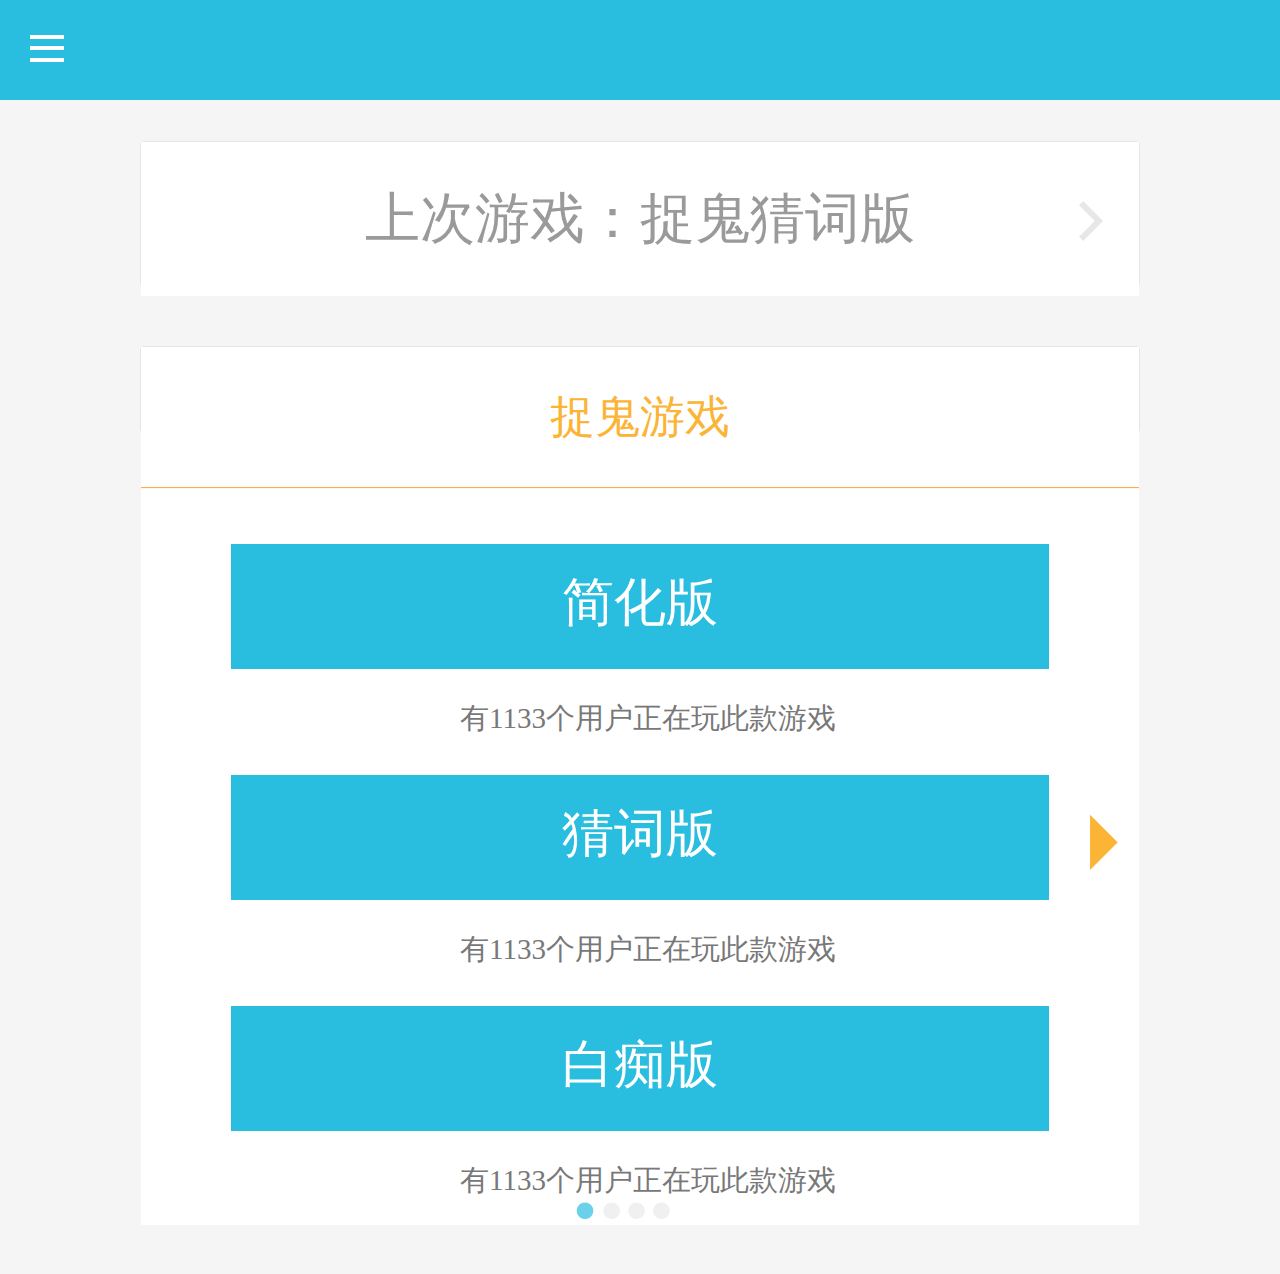
<file: shouye.html>
<!DOCTYPE html>
<html>
	<head>
		<meta charset="UTF-8">
		<title>首页</title>
		<link rel="stylesheet" type="text/css" href="css/shouye.css"/>
	</head> 
	<body>
		<div class="faqs">
		<div class="active">
			<img src="img/sna.png"/>
			</div>
			<div class="fade">
				<p align="center">上次游戏：捉鬼猜词版</p>
				<img src="img/back.png"/>
			</div>
				<div class="one">
					<p align="center">捉鬼游戏</p>
				</div>
				<div class="radio">
					<div class="big">
						<div class="six">
							<p align="center">简化版</p>
							<div class="shape">
								<p>有1133个用户正在玩此款游戏</p>
							</div>
						</div>
					</div>
				</div>
				<div class="radio">
					<div class="big">
						<div class="six">
							<p align="center">猜词版</p>
							<div class="shape">
								<p>有1133个用户正在玩此款游戏</p>
								<div class="main">
									<img src="img/yousnajiao.png"/>
								</div>
							</div>
						</div>
					</div>
				</div><div class="radio">
					<div class="big">
						<div class="six">
							<p align="center">白痴版</p>
							<div class="shape">
								<p>有1133个用户正在玩此款游戏</p>
							</div>
						</div>
					</div>
				</div>
						<div class="btn">
				<img src="img/yuan.png"/>
			</div>
			</div>
	</body>
</html>
</file>
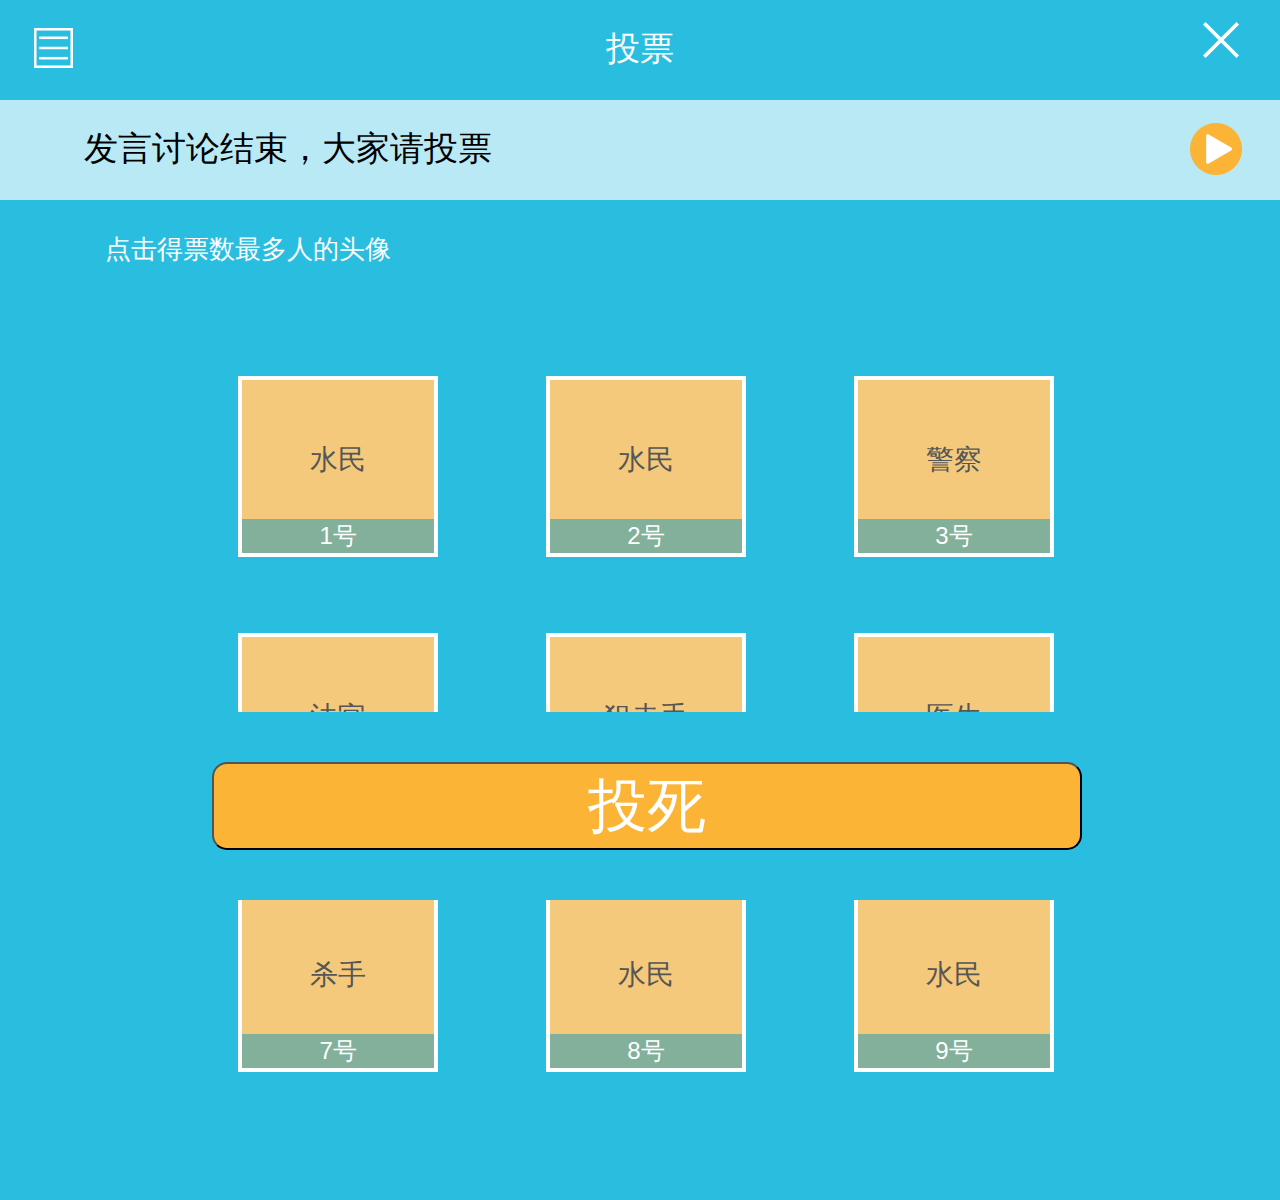
<file: toupiao.html>
5
<!DOCTYPE html>
<html>

	<head>
		<meta charset="UTF-8">
		<title>投票主页</title>
		<link rel="stylesheet" type="text/css" href="css/tp.css" />
		<link rel="stylesheet" type="text/css" href="css/bootstrap-3.3.7-dist/css/bootstrap.css" />
	</head>

	<body>
		<div class="wrap">
			<div class="arrow">
				<div class="alone">
					<img src="img/juxing 3.png" />
					<p align="center">投票</p>
				</div>
				<div class="aubmut">
					<img src="img/jiaocha.png" />
				</div>
			</div>
			<div class="main">
				<div class="text">
					<div class="bady">
						<p>发言讨论结束，大家请投票</p>
						<img src="img/bofang 17.png" />
					</div>
					<div class="botton">
						<div class="big">
							<p>点击得票数最多人的头像</p>
						</div>
						<div class="row text-center ">
							<div class="box">
								<p class="box-1">水民</p>
								<p class="box-2">1号</p>
							</div>
							<div class="box">
								<p class="box-1">水民</p>
								<p class="box-2">2号</p>
							</div>
							<div class="box">
								<p class="box-1">警察</p>
								<p class="box-2">3号</p>
							</div>
						</div>
						<div class="row text-center ">
							<div class="box">
								<p class="box-1">法官</p>
								<p class="box-2">4号</p>
							</div>
							<div class="box">
								<p class="box-1">狙击手</p>
								<p class="box-2">5号</p>
							</div>
							<div class="box">
								<p class="box-1">医生</p>
								<p class="box-2">6号</p>
							</div>
						</div>
						<div class="row text-center ">
							<div class="box">
								<p class="box-1">杀手</p>
								<p class="box-2">7号</p>
							</div>
							<div class="box">
								<p class="box-1">水民</p>
								<p class="box-2">8号</p>
							</div>
							<div class="box">
								<p class="box-1">水民</p>
								<p class="box-2">9号</p>
							</div>
						</div>
					</div>
				</div>
				<div class="six">
					<input type="button" name="" id="button" value="投死" />
				</div>
			</div>
		</div>

	</body>

</html>
</file>
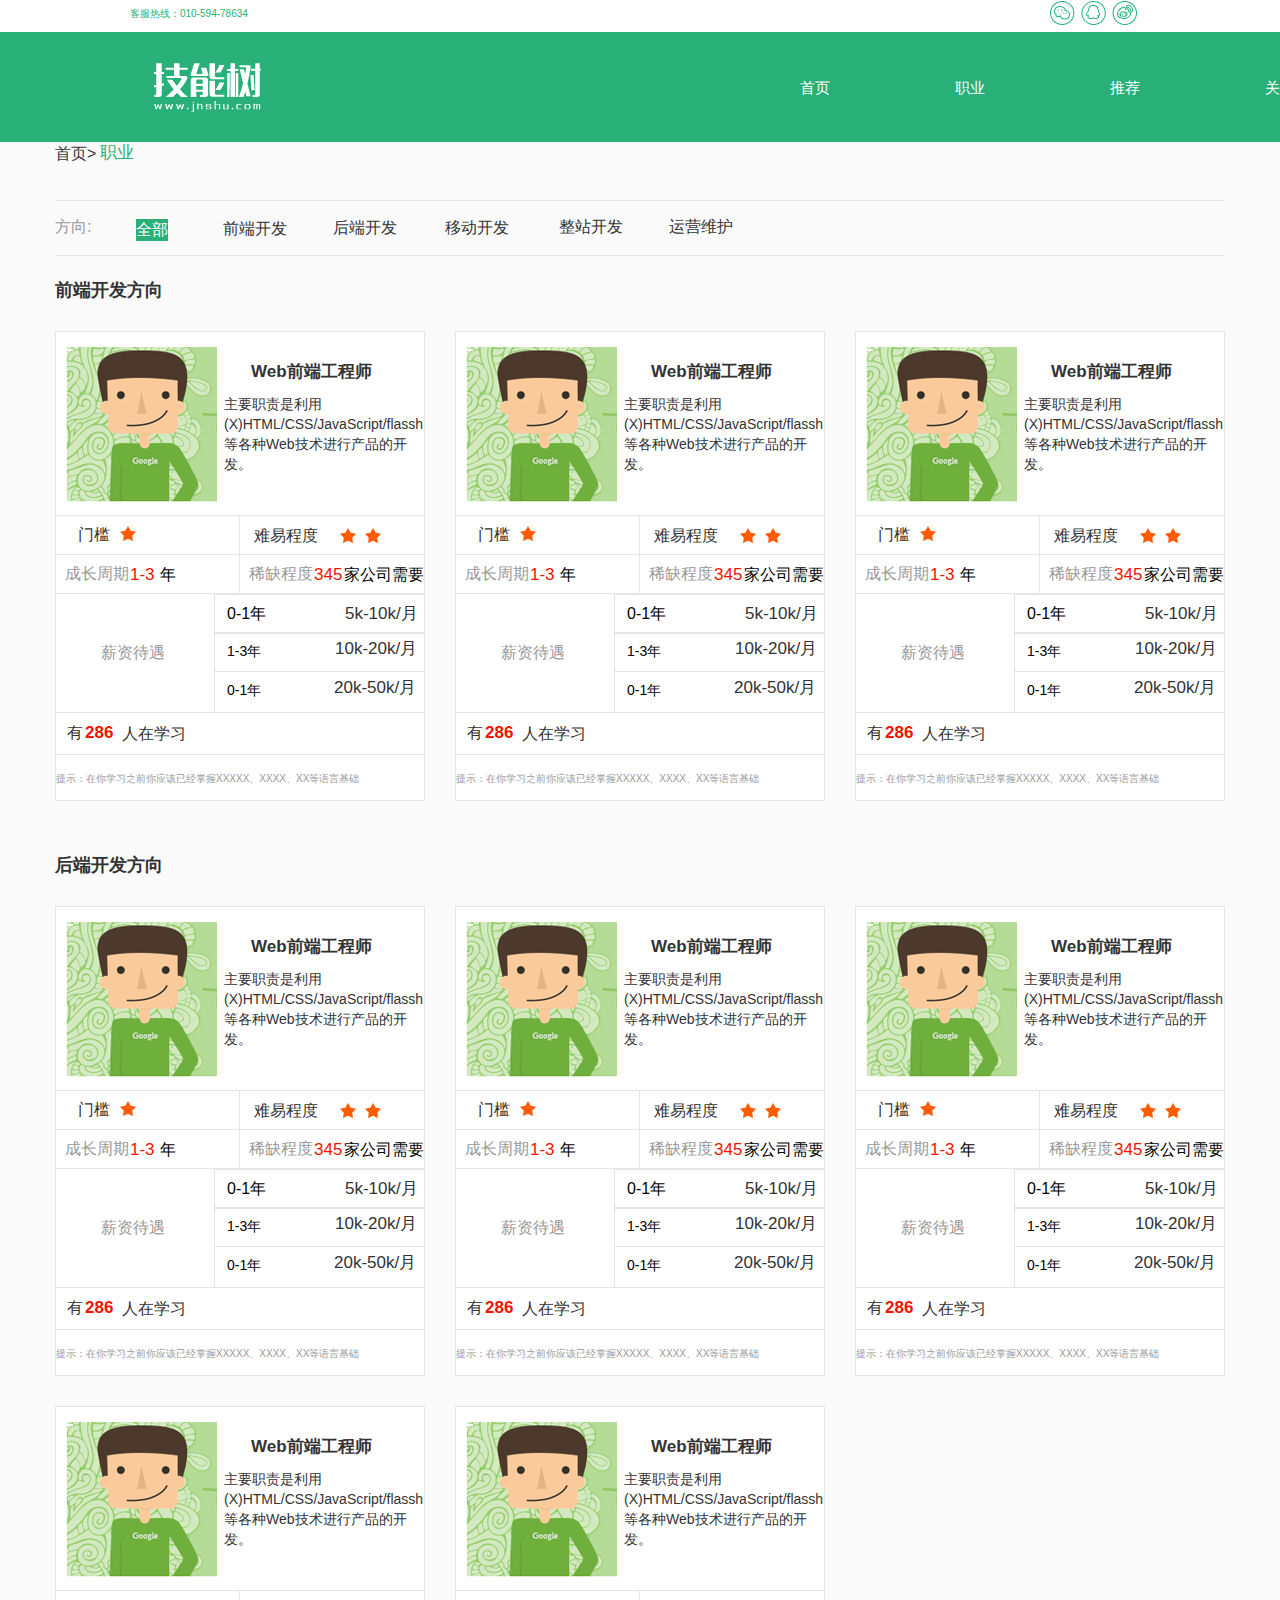
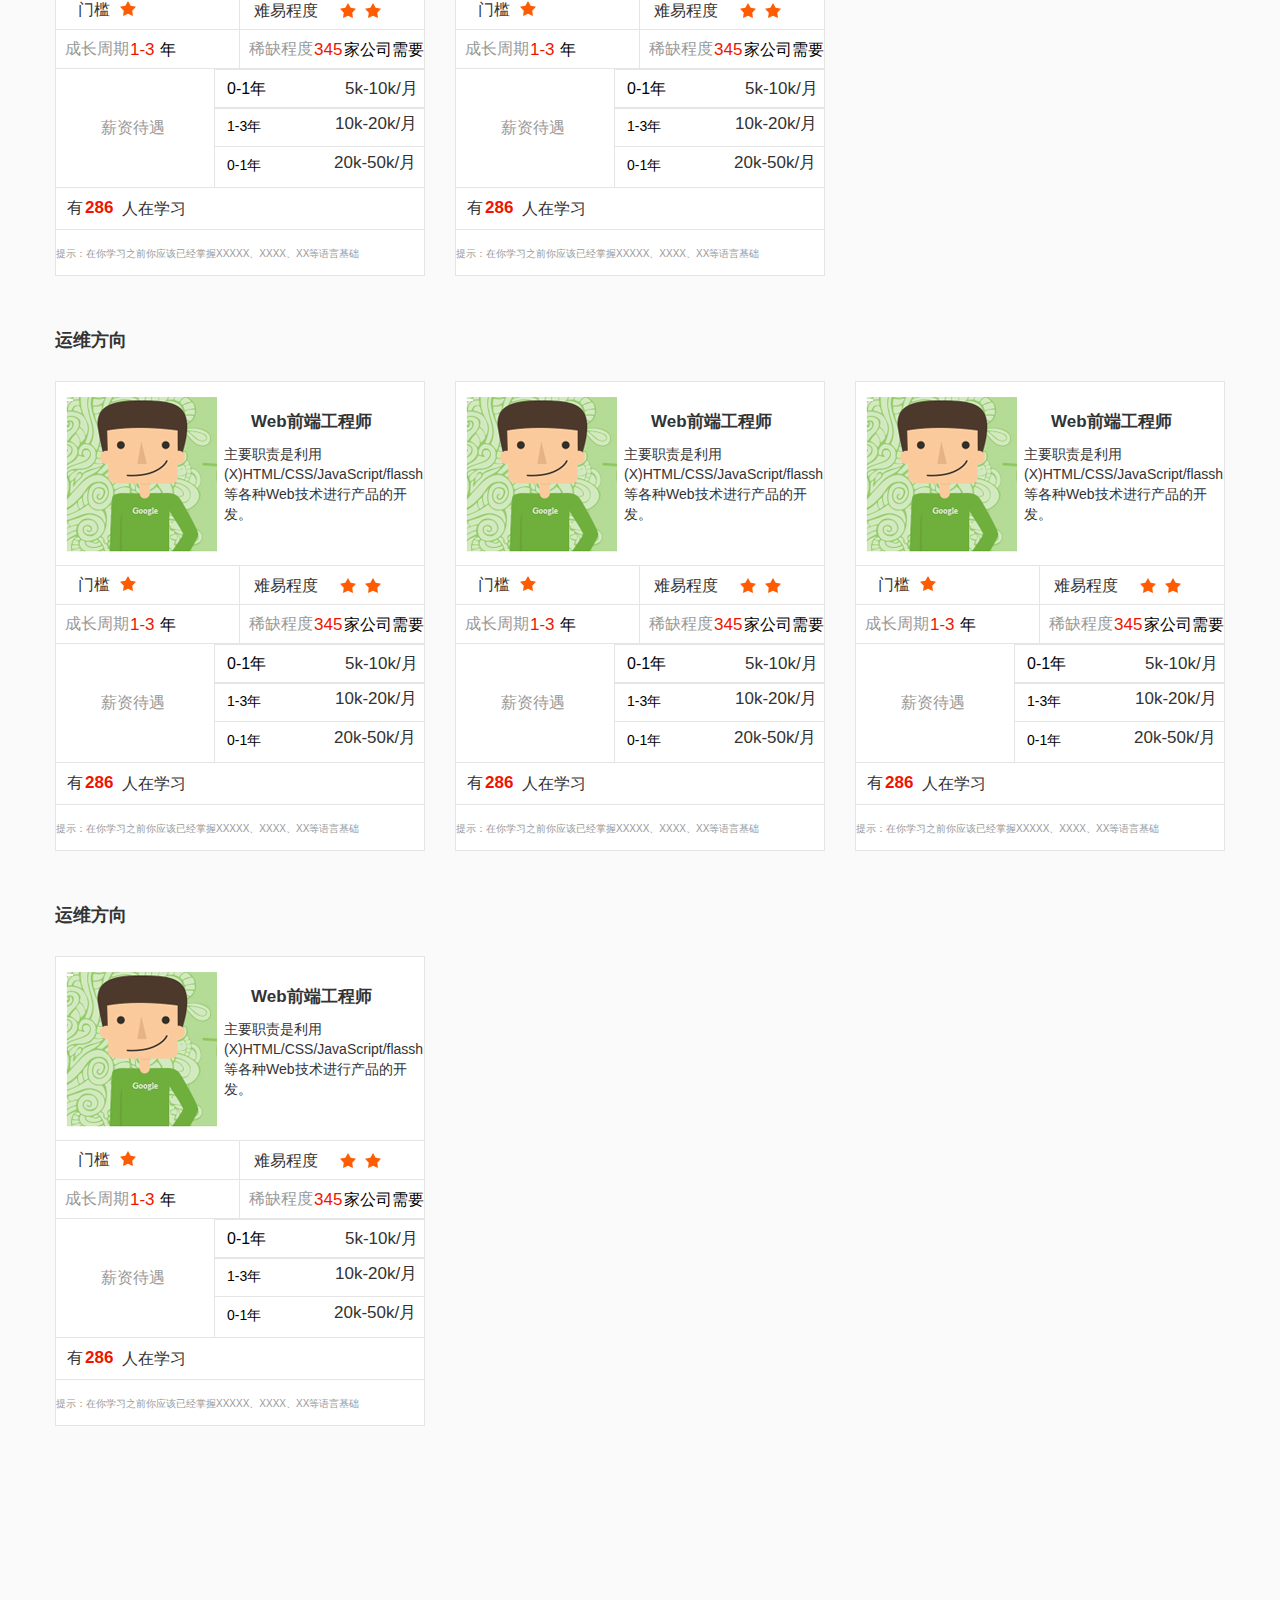
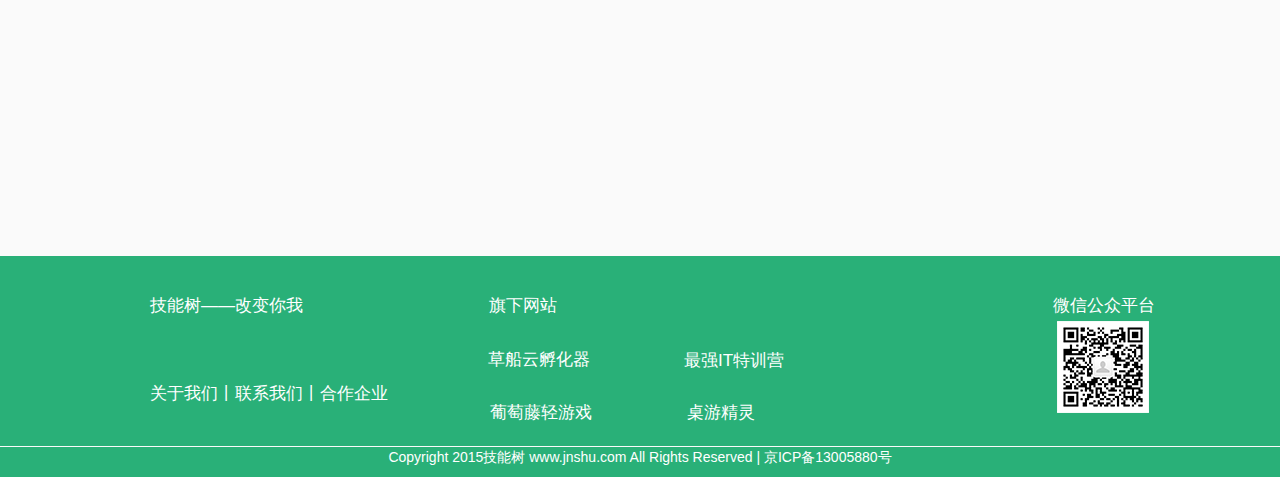
<file: zhiyebiao.html>
<!DOCTYPE html>
<html>

	<head>
		<meta charset="UTF-8">
		<title>职业列表</title>
		<link rel="stylesheet" type="text/css" href="css/zhiyebiao.css" />
		<link rel="stylesheet" type="text/css" href="css/bootstrap-3.3.7-dist/css/bootstrap.min.css" />
	</head>

	<body>

		<div class=" box">
			<p>客服热线：010-594-78634</p>
			<div class="lead">
				<img src="img/vx.png" />
				<img src="img/QQ.png" />
				<img src="img/xl.png" />
			</div>
		</div>
		<div class="big">
			<img src="img/jnshu.png" />
			<p><a href="jinengshu.html" style='text-decoration:none;'>首页</a></p>
				<p><a href="hezhuoqiye.html" style='text-decoration:none;'>职业</a></p>
				<p><a href="zhiyebiao.html" style='text-decoration:none;'>推荐</a></p>
				<p><a style='text-decoration:none;'>关于</a></p>
		</div>
		<div class="container" style="padding: 0;">
			<div class="row">
				<div class="col-md-12">
					<div class="botton-border">
						<p>首页></p>
						<span>职业</span>
					</div>
				</div>
			</div>

			<div class="row">
				<div class="col-xs-12 ">
					<div class="botton-border two">
						<div class="two-1">
							<p>方向:</p>
						</div>
						<div class="two-2">  
							<p>全部</p>
						</div>
						<div class="two-3">
							<p>前端开发</p>
						</div>
						<div class="two-4">
							<p>后端开发</p>
						</div>
						<div class="two-5">
							<p>移动开发</p>
						</div>
						<div class="two-6">
							<p>整站开发</p>
						</div>
						<div class="two-7">
							<p>运营维护</p>
						</div>
					</div>
				</div>
			</div>
			<div class="three">
				<p>前端开发方向</p>
			</div>
			<div class="row fovr">
				<div class="col-xs-4 aspect-2">
					<div class="veil">
							<p class="veil-1">iOS工程师</p>
							<p> iOS是由苹果公司开发的移动操作统，iOS与苹果的Mac OS X操作系统一样，也是以Darwin为基础的，因此同样属 于类Unix的商业操作系统。国内iOS开 发起步相对较晚，人才培养机制更是远 远跟不上市场发展速度。有限的iOS开 发人才成了国内企业必争的资源。国内 iOS开发起步相对较晚，人才培养机制 更是远远跟不上市场发展速度。有限的iOS开发人才成了国内企业必争的资源。</p>
						</div>
					<div class="about " >
					<img src="img/nanhai.png "/>
						<p>Web前端工程师</p>
					<span>主要职责是利用(X)HTML/CSS/JavaScript/flassh等各种Web技术进行产品的开发。</span>
					<div class="fovr-2 ">
						<span>门槛</span>
						<img src="img/hx.png "/>
					</div>
					<div class="fovr-3 ">
						<span>难易程度</span>
						<img src="img/shx.png "/>
					</div>
					<div class="six ">
						<span>成长周期</span>
						<div class="six-1 ">
							<p>1-3</p>
							<span>年</span>
						</div>
				</div>
					<div class="six-3 ">
						<span>稀缺程度</span>
						<div class="six-4 ">
							<p>345</p>
							<span>家公司需要</span>
						</div>
					</div>
					<div class="seven ">
						<span>薪资待遇</span>
						<div class="seven-1 ">
							<span>0-1年</span>
							<p>5k-10k/月</p>
						</div>
					</div>
					<div class="seven-2 ">
							<span>1-3年</span>
							<p>10k-20k/月</p>
						</div>
						<div class="seven-3 ">
							<span>0-1年</span>
							<p>20k-50k/月</p>
						</div>
						<div class="eight ">
							<span>有</span>
							<p>286</p>
							<div class="eight-1 ">
								<span>人在学习</span>
							</div>
						</div>
						<div class="eight-2 ">
							<span>提示：在你学习之前你应该已经掌握XXXXX、XXXX、XX等语言基础</span>
						</div>
						</div>
					</div>
					<div class="col-xs-4 aspect-2">
					<div class="veil">
							<p class="veil-1">iOS工程师</p>
							<p> iOS是由苹果公司开发的移动操作统，iOS与苹果的Mac OS X操作系统一样，也是以Darwin为基础的，因此同样属 于类Unix的商业操作系统。国内iOS开 发起步相对较晚，人才培养机制更是远 远跟不上市场发展速度。有限的iOS开 发人才成了国内企业必争的资源。国内 iOS开发起步相对较晚，人才培养机制 更是远远跟不上市场发展速度。有限的iOS开发人才成了国内企业必争的资源。</p>
						</div>
							<div class="about ">
					<img src="img/nanhai.png "/>
						<p>Web前端工程师</p>
					<span>主要职责是利用(X)HTML/CSS/JavaScript/flassh等各种Web技术进行产品的开发。</span>
					<div class="fovr-2 ">
						<span>门槛</span>
						<img src="img/hx.png "/>
					</div>
					<div class="fovr-3 ">
						<span>难易程度</span>
						<img src="img/shx.png "/>
					</div>
					<div class="six ">
						<span>成长周期</span>
						<div class="six-1 ">
							<p>1-3</p>
							<span>年</span>
						</div>
				</div>
					<div class="six-3 ">
						<span>稀缺程度</span>
						<div class="six-4 ">
							<p>345</p>
							<span>家公司需要</span>
						</div>
					</div>
					<div class="seven ">
						<span>薪资待遇</span>
						<div class="seven-1 ">
							<span>0-1年</span>
							<p>5k-10k/月</p>
						</div>
					</div>
					<div class="seven-2 ">
							<span>1-3年</span>
							<p>10k-20k/月</p>
						</div>
						<div class="seven-3 ">
							<span>0-1年</span>
							<p>20k-50k/月</p>
						</div>
						<div class="eight ">
							<span>有</span>
							<p>286</p>
							<div class="eight-1 ">
								<span>人在学习</span>
							</div>
						</div>
						<div class="eight-2 ">
							<span>提示：在你学习之前你应该已经掌握XXXXX、XXXX、XX等语言基础</span>
						</div>
						</div>
					</div>
						<div class="col-xs-4 aspect-2">
					<div class="veil">
							<p class="veil-1">iOS工程师</p>
							<p> iOS是由苹果公司开发的移动操作统，iOS与苹果的Mac OS X操作系统一样，也是以Darwin为基础的，因此同样属 于类Unix的商业操作系统。国内iOS开 发起步相对较晚，人才培养机制更是远 远跟不上市场发展速度。有限的iOS开 发人才成了国内企业必争的资源。国内 iOS开发起步相对较晚，人才培养机制 更是远远跟不上市场发展速度。有限的iOS开发人才成了国内企业必争的资源。</p>
						</div>
							<div class="about ">
					<img src="img/nanhai.png "/>
						<p>Web前端工程师</p>
					<span>主要职责是利用(X)HTML/CSS/JavaScript/flassh等各种Web技术进行产品的开发。</span>
					<div class="fovr-2 ">
						<span>门槛</span>
						<img src="img/hx.png "/>
					</div>
					<div class="fovr-3 ">
						<span>难易程度</span>
						<img src="img/shx.png "/>
					</div>
					<div class="six ">
						<span>成长周期</span>
						<div class="six-1 ">
							<p>1-3</p>
							<span>年</span>
						</div>
				</div>
					<div class="six-3 ">
						<span>稀缺程度</span>
						<div class="six-4 ">
							<p>345</p>
							<span>家公司需要</span>
						</div>
					</div>
					<div class="seven ">
						<span>薪资待遇</span>
						<div class="seven-1 ">
							<span>0-1年</span>
							<p>5k-10k/月</p>
						</div>
					</div>
					<div class="seven-2 ">
							<span>1-3年</span>
							<p>10k-20k/月</p>
						</div>
						<div class="seven-3 ">
							<span>0-1年</span>
							<p>20k-50k/月</p>
						</div>
						<div class="eight ">
							<span>有</span>
							<p>286</p>
							<div class="eight-1 ">
								<span>人在学习</span>
							</div>
						</div>
						<div class="eight-2 ">
							<span>提示：在你学习之前你应该已经掌握XXXXX、XXXX、XX等语言基础</span>
						</div>
						</div>
					</div>
			</div>
			<div class="three">
				<p>后端开发方向</p>
			</div>
			<div class="row fovr">
				<div class="col-xs-4 aspect-2">
					<div class="veil">
							<p class="veil-1">iOS工程师</p>
							<p> iOS是由苹果公司开发的移动操作统，iOS与苹果的Mac OS X操作系统一样，也是以Darwin为基础的，因此同样属 于类Unix的商业操作系统。国内iOS开 发起步相对较晚，人才培养机制更是远 远跟不上市场发展速度。有限的iOS开 发人才成了国内企业必争的资源。国内 iOS开发起步相对较晚，人才培养机制 更是远远跟不上市场发展速度。有限的iOS开发人才成了国内企业必争的资源。</p>
						</div>
					<div class="about " >
					<img src="img/nanhai.png "/>
						<p>Web前端工程师</p>
					<span>主要职责是利用(X)HTML/CSS/JavaScript/flassh等各种Web技术进行产品的开发。</span>
					<div class="fovr-2 ">
						<span>门槛</span>
						<img src="img/hx.png "/>
					</div>
					<div class="fovr-3 ">
						<span>难易程度</span>
						<img src="img/shx.png "/>
					</div>
					<div class="six ">
						<span>成长周期</span>
						<div class="six-1 ">
							<p>1-3</p>
							<span>年</span>
						</div>
				</div>
					<div class="six-3 ">
						<span>稀缺程度</span>
						<div class="six-4 ">
							<p>345</p>
							<span>家公司需要</span>
						</div>
					</div>
					<div class="seven ">
						<span>薪资待遇</span>
						<div class="seven-1 ">
							<span>0-1年</span>
							<p>5k-10k/月</p>
						</div>
					</div>
					<div class="seven-2 ">
							<span>1-3年</span>
							<p>10k-20k/月</p>
						</div>
						<div class="seven-3 ">
							<span>0-1年</span>
							<p>20k-50k/月</p>
						</div>
						<div class="eight ">
							<span>有</span>
							<p>286</p>
							<div class="eight-1 ">
								<span>人在学习</span>
							</div>
						</div>
						<div class="eight-2 ">
							<span>提示：在你学习之前你应该已经掌握XXXXX、XXXX、XX等语言基础</span>
						</div>
						</div>
					</div>
						<div class="col-xs-4 aspect-2">
					<div class="veil">
							<p class="veil-1">iOS工程师</p>
							<p> iOS是由苹果公司开发的移动操作统，iOS与苹果的Mac OS X操作系统一样，也是以Darwin为基础的，因此同样属 于类Unix的商业操作系统。国内iOS开 发起步相对较晚，人才培养机制更是远 远跟不上市场发展速度。有限的iOS开 发人才成了国内企业必争的资源。国内 iOS开发起步相对较晚，人才培养机制 更是远远跟不上市场发展速度。有限的iOS开发人才成了国内企业必争的资源。</p>
						</div>
							<div class="about ">
					<img src="img/nanhai.png "/>
						<p>Web前端工程师</p>
					<span>主要职责是利用(X)HTML/CSS/JavaScript/flassh等各种Web技术进行产品的开发。</span>
					<div class="fovr-2 ">
						<span>门槛</span>
						<img src="img/hx.png "/>
					</div>
					<div class="fovr-3 ">
						<span>难易程度</span>
						<img src="img/shx.png "/>
					</div>
					<div class="six ">
						<span>成长周期</span>
						<div class="six-1 ">
							<p>1-3</p>
							<span>年</span>
						</div>
				</div>
					<div class="six-3 ">
						<span>稀缺程度</span>
						<div class="six-4 ">
							<p>345</p>
							<span>家公司需要</span>
						</div>
					</div>
					<div class="seven ">
						<span>薪资待遇</span>
						<div class="seven-1 ">
							<span>0-1年</span>
							<p>5k-10k/月</p>
						</div>
					</div>
					<div class="seven-2 ">
							<span>1-3年</span>
							<p>10k-20k/月</p>
						</div>
						<div class="seven-3 ">
							<span>0-1年</span>
							<p>20k-50k/月</p>
						</div>
						<div class="eight ">
							<span>有</span>
							<p>286</p>
							<div class="eight-1 ">
								<span>人在学习</span>
							</div>
						</div>
						<div class="eight-2 ">
							<span>提示：在你学习之前你应该已经掌握XXXXX、XXXX、XX等语言基础</span>
						</div>
						</div>
					</div>
						<div class="col-xs-4 aspect-2">
					<div class="veil">
							<p class="veil-1">iOS工程师</p>
							<p> iOS是由苹果公司开发的移动操作统，iOS与苹果的Mac OS X操作系统一样，也是以Darwin为基础的，因此同样属 于类Unix的商业操作系统。国内iOS开 发起步相对较晚，人才培养机制更是远 远跟不上市场发展速度。有限的iOS开 发人才成了国内企业必争的资源。国内 iOS开发起步相对较晚，人才培养机制 更是远远跟不上市场发展速度。有限的iOS开发人才成了国内企业必争的资源。</p>
						</div>
							<div class="about ">
					<img src="img/nanhai.png "/>
						<p>Web前端工程师</p>
					<span>主要职责是利用(X)HTML/CSS/JavaScript/flassh等各种Web技术进行产品的开发。</span>
					<div class="fovr-2 ">
						<span>门槛</span>
						<img src="img/hx.png "/>
					</div>
					<div class="fovr-3 ">
						<span>难易程度</span>
						<img src="img/shx.png "/>
					</div>
					<div class="six ">
						<span>成长周期</span>
						<div class="six-1 ">
							<p>1-3</p>
							<span>年</span>
						</div>
				</div>
					<div class="six-3 ">
						<span>稀缺程度</span>
						<div class="six-4 ">
							<p>345</p>
							<span>家公司需要</span>
						</div>
					</div>
					<div class="seven ">
						<span>薪资待遇</span>
						<div class="seven-1 ">
							<span>0-1年</span>
							<p>5k-10k/月</p>
						</div>
					</div>
					<div class="seven-2 ">
							<span>1-3年</span>
							<p>10k-20k/月</p>
						</div>
						<div class="seven-3 ">
							<span>0-1年</span>
							<p>20k-50k/月</p>
						</div>
						<div class="eight ">
							<span>有</span>
							<p>286</p>
							<div class="eight-1 ">
								<span>人在学习</span>
							</div>
						</div>
						<div class="eight-2 ">
							<span>提示：在你学习之前你应该已经掌握XXXXX、XXXX、XX等语言基础</span>
						</div>
						</div>
					</div>
			</div>
			<div class="you">
			<div class="row fovr">
				<div class="col-xs-4 aspect-2">
					<div class="veil">
							<p class="veil-1">iOS工程师</p>
							<p> iOS是由苹果公司开发的移动操作统，iOS与苹果的Mac OS X操作系统一样，也是以Darwin为基础的，因此同样属 于类Unix的商业操作系统。国内iOS开 发起步相对较晚，人才培养机制更是远 远跟不上市场发展速度。有限的iOS开 发人才成了国内企业必争的资源。国内 iOS开发起步相对较晚，人才培养机制 更是远远跟不上市场发展速度。有限的iOS开发人才成了国内企业必争的资源。</p>
						</div>
					<div class="about " >
					<img src="img/nanhai.png "/>
						<p>Web前端工程师</p>
					<span>主要职责是利用(X)HTML/CSS/JavaScript/flassh等各种Web技术进行产品的开发。</span>
					<div class="fovr-2 ">
						<span>门槛</span>
						<img src="img/hx.png "/>
					</div>
					<div class="fovr-3 ">
						<span>难易程度</span>
						<img src="img/shx.png "/>
					</div>
					<div class="six ">
						<span>成长周期</span>
						<div class="six-1 ">
							<p>1-3</p>
							<span>年</span>
						</div>
				</div>
					<div class="six-3 ">
						<span>稀缺程度</span>
						<div class="six-4 ">
							<p>345</p>
							<span>家公司需要</span>
						</div>
					</div>
					<div class="seven ">
						<span>薪资待遇</span>
						<div class="seven-1 ">
							<span>0-1年</span>
							<p>5k-10k/月</p>
						</div>
					</div>
					<div class="seven-2 ">
							<span>1-3年</span>
							<p>10k-20k/月</p>
						</div>
						<div class="seven-3 ">
							<span>0-1年</span>
							<p>20k-50k/月</p>
						</div>
						<div class="eight ">
							<span>有</span>
							<p>286</p>
							<div class="eight-1 ">
								<span>人在学习</span>
							</div>
						</div>
						<div class="eight-2 ">
							<span>提示：在你学习之前你应该已经掌握XXXXX、XXXX、XX等语言基础</span>
						</div>
						</div>
					</div>
						<div class="col-xs-4 aspect-2">
					<div class="veil">
							<p class="veil-1">iOS工程师</p>
							<p> iOS是由苹果公司开发的移动操作统，iOS与苹果的Mac OS X操作系统一样，也是以Darwin为基础的，因此同样属 于类Unix的商业操作系统。国内iOS开 发起步相对较晚，人才培养机制更是远 远跟不上市场发展速度。有限的iOS开 发人才成了国内企业必争的资源。国内 iOS开发起步相对较晚，人才培养机制 更是远远跟不上市场发展速度。有限的iOS开发人才成了国内企业必争的资源。</p>
						</div>
							<div class="about ">
					<img src="img/nanhai.png "/>
						<p>Web前端工程师</p>
					<span>主要职责是利用(X)HTML/CSS/JavaScript/flassh等各种Web技术进行产品的开发。</span>
					<div class="fovr-2 ">
						<span>门槛</span>
						<img src="img/hx.png "/>
					</div>
					<div class="fovr-3 ">
						<span>难易程度</span>
						<img src="img/shx.png "/>
					</div>
					<div class="six ">
						<span>成长周期</span>
						<div class="six-1 ">
							<p>1-3</p>
							<span>年</span>
						</div>
				</div>
					<div class="six-3 ">
						<span>稀缺程度</span>
						<div class="six-4 ">
							<p>345</p>
							<span>家公司需要</span>
						</div>
					</div>
					<div class="seven ">
						<span>薪资待遇</span>
						<div class="seven-1 ">
							<span>0-1年</span>
							<p>5k-10k/月</p>
						</div>
					</div>
					<div class="seven-2 ">
							<span>1-3年</span>
							<p>10k-20k/月</p>
						</div>
						<div class="seven-3 ">
							<span>0-1年</span>
							<p>20k-50k/月</p>
						</div>
						<div class="eight ">
							<span>有</span>
							<p>286</p>
							<div class="eight-1 ">
								<span>人在学习</span>
							</div>
						</div>
						<div class="eight-2 ">
							<span>提示：在你学习之前你应该已经掌握XXXXX、XXXX、XX等语言基础</span>
						</div>
						</div>
					</div>
			</div>
			</div>
			<div class="three">
				<p>运维方向</p>
			</div>
						<div class="row fovr">
				<div class="col-xs-4 aspect-2">
					<div class="veil">
							<p class="veil-1">iOS工程师</p>
							<p> iOS是由苹果公司开发的移动操作统，iOS与苹果的Mac OS X操作系统一样，也是以Darwin为基础的，因此同样属 于类Unix的商业操作系统。国内iOS开 发起步相对较晚，人才培养机制更是远 远跟不上市场发展速度。有限的iOS开 发人才成了国内企业必争的资源。国内 iOS开发起步相对较晚，人才培养机制 更是远远跟不上市场发展速度。有限的iOS开发人才成了国内企业必争的资源。</p>
						</div>
					<div class="about " >
					<img src="img/nanhai.png "/>
						<p>Web前端工程师</p>
					<span>主要职责是利用(X)HTML/CSS/JavaScript/flassh等各种Web技术进行产品的开发。</span>
					<div class="fovr-2 ">
						<span>门槛</span>
						<img src="img/hx.png "/>
					</div>
					<div class="fovr-3 ">
						<span>难易程度</span>
						<img src="img/shx.png "/>
					</div>
					<div class="six ">
						<span>成长周期</span>
						<div class="six-1 ">
							<p>1-3</p>
							<span>年</span>
						</div>
				</div>
					<div class="six-3 ">
						<span>稀缺程度</span>
						<div class="six-4 ">
							<p>345</p>
							<span>家公司需要</span>
						</div>
					</div>
					<div class="seven ">
						<span>薪资待遇</span>
						<div class="seven-1 ">
							<span>0-1年</span>
							<p>5k-10k/月</p>
						</div>
					</div>
					<div class="seven-2 ">
							<span>1-3年</span>
							<p>10k-20k/月</p>
						</div>
						<div class="seven-3 ">
							<span>0-1年</span>
							<p>20k-50k/月</p>
						</div>
						<div class="eight ">
							<span>有</span>
							<p>286</p>
							<div class="eight-1 ">
								<span>人在学习</span>
							</div>
						</div>
						<div class="eight-2 ">
							<span>提示：在你学习之前你应该已经掌握XXXXX、XXXX、XX等语言基础</span>
						</div>
						</div>
					</div>
						<div class="col-xs-4 aspect-2">
					<div class="veil">
							<p class="veil-1">iOS工程师</p>
							<p> iOS是由苹果公司开发的移动操作统，iOS与苹果的Mac OS X操作系统一样，也是以Darwin为基础的，因此同样属 于类Unix的商业操作系统。国内iOS开 发起步相对较晚，人才培养机制更是远 远跟不上市场发展速度。有限的iOS开 发人才成了国内企业必争的资源。国内 iOS开发起步相对较晚，人才培养机制 更是远远跟不上市场发展速度。有限的iOS开发人才成了国内企业必争的资源。</p>
						</div>
							<div class="about ">
					<img src="img/nanhai.png "/>
						<p>Web前端工程师</p>
					<span>主要职责是利用(X)HTML/CSS/JavaScript/flassh等各种Web技术进行产品的开发。</span>
					<div class="fovr-2 ">
						<span>门槛</span>
						<img src="img/hx.png "/>
					</div>
					<div class="fovr-3 ">
						<span>难易程度</span>
						<img src="img/shx.png "/>
					</div>
					<div class="six ">
						<span>成长周期</span>
						<div class="six-1 ">
							<p>1-3</p>
							<span>年</span>
						</div>
				</div>
					<div class="six-3 ">
						<span>稀缺程度</span>
						<div class="six-4 ">
							<p>345</p>
							<span>家公司需要</span>
						</div>
					</div>
					<div class="seven ">
						<span>薪资待遇</span>
						<div class="seven-1 ">
							<span>0-1年</span>
							<p>5k-10k/月</p>
						</div>
					</div>
					<div class="seven-2 ">
							<span>1-3年</span>
							<p>10k-20k/月</p>
						</div>
						<div class="seven-3 ">
							<span>0-1年</span>
							<p>20k-50k/月</p>
						</div>
						<div class="eight ">
							<span>有</span>
							<p>286</p>
							<div class="eight-1 ">
								<span>人在学习</span>
							</div>
						</div>
						<div class="eight-2 ">
							<span>提示：在你学习之前你应该已经掌握XXXXX、XXXX、XX等语言基础</span>
						</div>
						</div>
					</div>
						<div class="col-xs-4 aspect-2">
					<div class="veil">
							<p class="veil-1">iOS工程师</p>
							<p> iOS是由苹果公司开发的移动操作统，iOS与苹果的Mac OS X操作系统一样，也是以Darwin为基础的，因此同样属 于类Unix的商业操作系统。国内iOS开 发起步相对较晚，人才培养机制更是远 远跟不上市场发展速度。有限的iOS开 发人才成了国内企业必争的资源。国内 iOS开发起步相对较晚，人才培养机制 更是远远跟不上市场发展速度。有限的iOS开发人才成了国内企业必争的资源。</p>
						</div>
							<div class="about ">
					<img src="img/nanhai.png "/>
						<p>Web前端工程师</p>
					<span>主要职责是利用(X)HTML/CSS/JavaScript/flassh等各种Web技术进行产品的开发。</span>
					<div class="fovr-2 ">
						<span>门槛</span>
						<img src="img/hx.png "/>
					</div>
					<div class="fovr-3 ">
						<span>难易程度</span>
						<img src="img/shx.png "/>
					</div>
					<div class="six ">
						<span>成长周期</span>
						<div class="six-1 ">
							<p>1-3</p>
							<span>年</span>
						</div>
				</div>
					<div class="six-3 ">
						<span>稀缺程度</span>
						<div class="six-4 ">
							<p>345</p>
							<span>家公司需要</span>
						</div>
					</div>
					<div class="seven ">
						<span>薪资待遇</span>
						<div class="seven-1 ">
							<span>0-1年</span>
							<p>5k-10k/月</p>
						</div>
					</div>
					<div class="seven-2 ">
							<span>1-3年</span>
							<p>10k-20k/月</p>
						</div>
						<div class="seven-3 ">
							<span>0-1年</span>
							<p>20k-50k/月</p>
						</div>
						<div class="eight ">
							<span>有</span>
							<p>286</p>
							<div class="eight-1 ">
								<span>人在学习</span>
							</div>
						</div>
						<div class="eight-2 ">
							<span>提示：在你学习之前你应该已经掌握XXXXX、XXXX、XX等语言基础</span>
						</div>
						</div>
					</div>
			</div>
			<div class="three">
				<p>运维方向</p>
			</div>
			<div class="row fovr">
				<div class="col-xs-4 aspect-2">
					<div class="veil">
							<p class="veil-1">iOS工程师</p>
							<p> iOS是由苹果公司开发的移动操作统，iOS与苹果的Mac OS X操作系统一样，也是以Darwin为基础的，因此同样属 于类Unix的商业操作系统。国内iOS开 发起步相对较晚，人才培养机制更是远 远跟不上市场发展速度。有限的iOS开 发人才成了国内企业必争的资源。国内 iOS开发起步相对较晚，人才培养机制 更是远远跟不上市场发展速度。有限的iOS开发人才成了国内企业必争的资源。</p>
						</div>
					<div class="about " >
					<img src="img/nanhai.png "/>
						<p>Web前端工程师</p>
					<span>主要职责是利用(X)HTML/CSS/JavaScript/flassh等各种Web技术进行产品的开发。</span>
					<div class="fovr-2 ">
						<span>门槛</span>
						<img src="img/hx.png "/>
					</div>
					<div class="fovr-3 ">
						<span>难易程度</span>
						<img src="img/shx.png "/>
					</div>
					<div class="six ">
						<span>成长周期</span>
						<div class="six-1 ">
							<p>1-3</p>
							<span>年</span>
						</div>
				</div>
					<div class="six-3 ">
						<span>稀缺程度</span>
						<div class="six-4 ">
							<p>345</p>
							<span>家公司需要</span>
						</div>
					</div>
					<div class="seven ">
						<span>薪资待遇</span>
						<div class="seven-1 ">
							<span>0-1年</span>
							<p>5k-10k/月</p>
						</div>
					</div>
					<div class="seven-2 ">
							<span>1-3年</span>
							<p>10k-20k/月</p>
						</div>
						<div class="seven-3 ">
							<span>0-1年</span>
							<p>20k-50k/月</p>
						</div>
						<div class="eight ">
							<span>有</span>
							<p>286</p>
							<div class="eight-1 ">
								<span>人在学习</span>
							</div>
						</div>
						<div class="eight-2 ">
							<span>提示：在你学习之前你应该已经掌握XXXXX、XXXX、XX等语言基础</span>
						</div>
						</div>
					</div>
					</div>
					</div>
				<div class="only ">
					<div class="l">
				<p>技能树——改变你我</p>
				<span>关于我们丨联系我们丨合作企业</span>
				</div>
				<div class="egg">
					<p>旗下网站</p>
					<span>草船云孵化器</span>
				</div>
				<div class="a ">
					<p>葡萄藤轻游戏</p>
					</div>
				<div class="b ">
					<p>最强IT特训营</p>
					<span>桌游精灵</span>
					<img src="img/vxpt.png "/>
				</div>
				<div class="c">
					<p>微信公众平台</p>
				</div>
			</div>
			<div class="d ">
				<p align="center ">Copyright  2015技能树 www.jnshu.com All Rights Reserved | 京ICP备13005880号</p>
			</div>
			</div>
	</body>
</html>
</file>
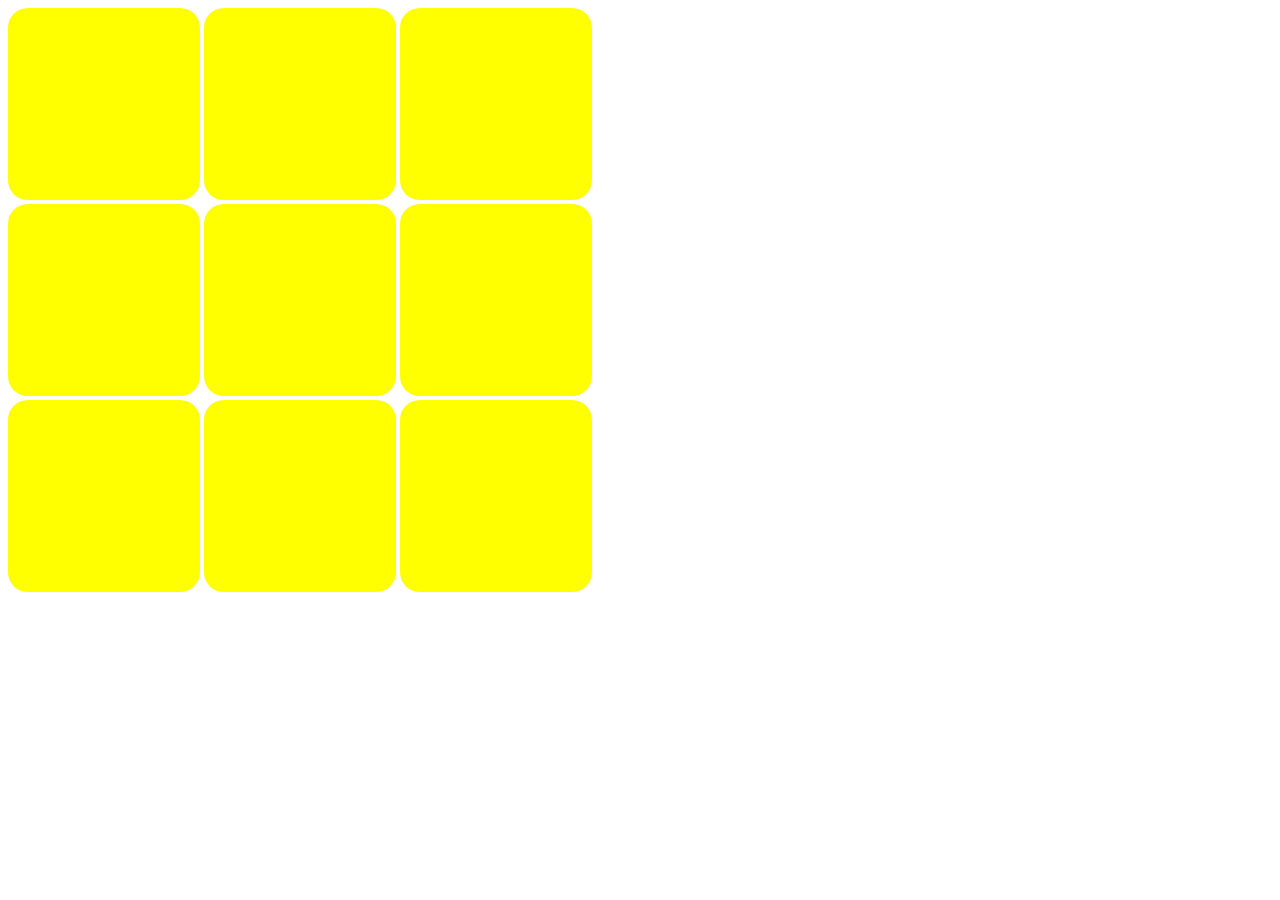
<file: 九宫格.html>
<!DOCTYPE html>
<html>
	<head lang="en">
		<meta charset="UTF-8">
			<title>九宫格</title>
			<link rel="stylesheet" type="text/css" href="css/九宫格.css"/>
	</head>
	<body>
		<div class="inner" style="min-width: 266px;">
			<div class="box"></div>
			<div class="box"></div>
			<div class="box"></div>
			<div class="box"></div>
			<div class="box"></div>
			<div class="box"></div>
			<div class="box"></div>
			<div class="box"></div>
			<div class="box"></div>
		</div>
		
	</body>
</html>
</file>
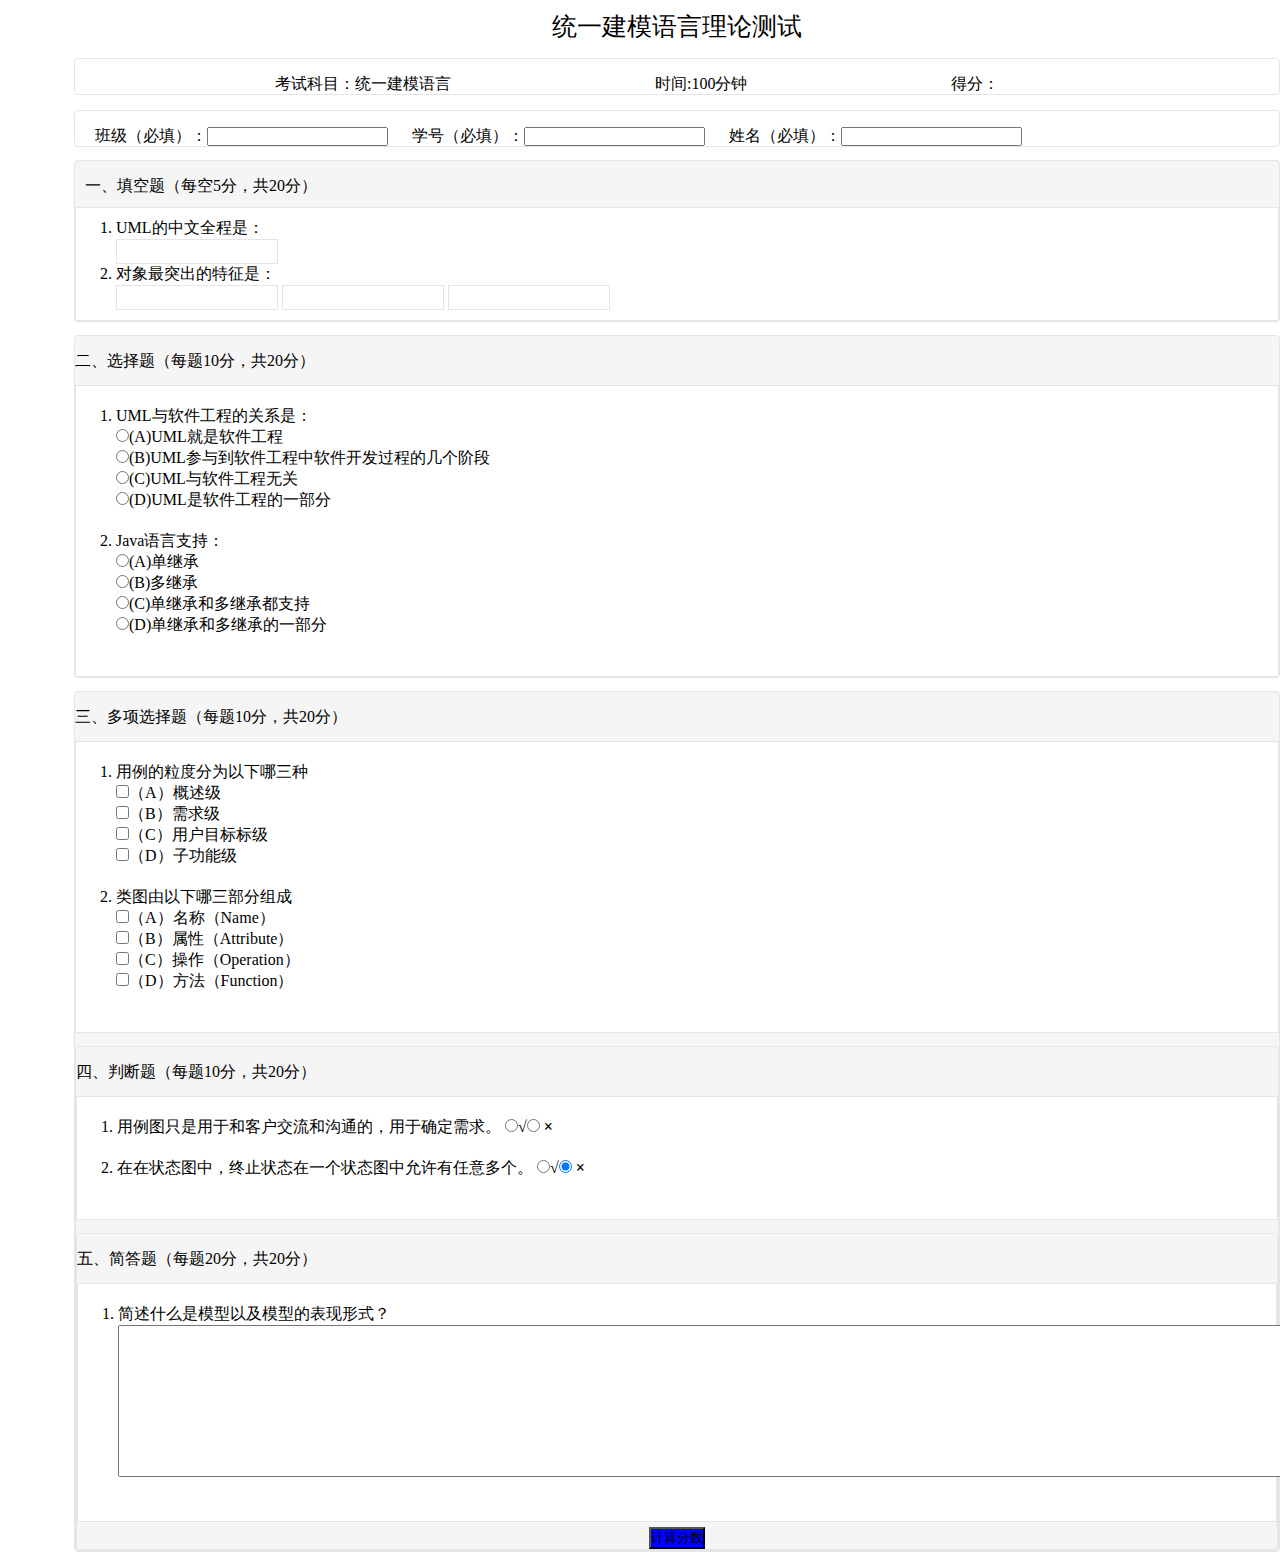
<file: 美化试卷.html>
<!DOCTYPE html>
<html>

	<head>
		<meta charset="utf-8" />
		<style type="text/css">
			*{
				margin: 0;
				padding: 0;
			}
			.jump{
				width: 1206px;
				margin-left: 50px;
				margin-left: auto;
				margin-left: auto;
			}
			
			.zit {
				font-size: 25px;
				text-align: center;
				margin-top: 10px;
			}
			.subject{
				border: 1px solid #E5E5E5;
				height: 35px;
				padding-top: 15px;
				margin-top: 15px ;
				border-radius: 4px;
			}
			
			.urse{
				padding-left: 20px;
				padding-left: 200px;
			}
			
			.urse-1{
				padding-left: 20px;
			}
			
			.subject{
				border: 1px solid #E5E5E5;
				height: 20px;
			}
			
			.win{
				border: 1px solid #E5E5E5;
				border-radius: 4px;
				background: #F5F5F5;
				/*heinght: 130px;*/
				padding-top: 15px;
				margin-top: 13px;
				/*padding-left: 10px;*/
			}
			
			.cen{
				padding-left: 10px;
			}
			
			.uml,
			.uml-1{
				border: 1px solid #E5E5E5;
				background: #FFFFFF;
				padding-top: 10px;
				padding-left: 40px;
				margin-top: 13px;
			}
			.uml input{
				border: 1px solid #E5E5E5;
				width: 160px;
				height: 23px;
			}
			
			.uml,
			.uml-1 li{
				padding-bottom: 10px;
				margin-top: 10px;
			}
			
			.win p {
				margin-top: 5px;
			}
			
			.uml-1 {
				padding-bottom: 30px;
			}
			
			.catch {
				border: 1px solid #E5E5E5;
				background: #E5E5E5;
				margin-top: 15px;
				border-radius: 4px;
			}
			
			.shape,
			.sket {
				border: 1px solid #E5E5E5;
				background: #FFFFFF;
				/*heinght：100px;*/
				padding-top: 10px;
				padding-left: 30px;
			}
			.fee{
				padding-top: 15px;
				padding-bottom: 15px;
				padding-left: 10px;
			}
			
			.shape input {
				margin-right: 25px;
			}
			
			.shape p {
				padding-bottom: 20px;
			}
			
			.sket textarea {
				margin-top: 10px;
				margin-bottom: 20px;
				border: 1px solid #E5E5E5;
				margin-left: 10px;
			}
			
			.aubmut {
				text-align: center;
				margin-top: 30px;
				margin-bottom: 30px;
			}
			.six{
				font-weight: bold;
				lighter bolder: 150px;
				
			}
			.button-box{
				text-align: center;
				
			}
			.botton{
				background-color: blue;
			}
		</style>
	</head>

	<body>
		<div class="jump">
			<div class="zit">统一建模语言理论测试	</div>
			<div class="subject"><span class="urse">考试科目：统一建模语言</span>
			<span class="urse">时间:100分钟</span>
			<span class="urse">得分：</span>
			</div>
			<div class="subject"><span class="urse-1">班级（必填）：</span><input type="text"/>
				<span class="urse-1">学号（必填）：</span><input type="text"/>
				<span class="urse-1">姓名（必填）：</span><input type="text"/>
			</div>
			<div class="win">
				<div>
					<span class="cen">一、填空题（每空5分，共20分）</span>
				</div>
				<div class="uml">
					<ol>
						<li>UML的中文全程是：<br />
						<input type="text"/>
						<li>对象最突出的特征是：<br />
						<input type="text"/> 
						<input type="text"/> 
						<input type="text"/> 
						
					</ol>
				</div>
			</div>
			<div class="win">
				<div>
					<span class="cen-1">二、选择题（每题10分，共20分）</span>
				</div>
				<div class="uml-1">
					<ol>
						<li>UML与软件工程的关系是：<br />
							<input type="radio" checked="checked" name="sex" value="male"/>(A)UML就是软件工程<br />
							<input type="radio" checked="checked" name="sex" value="male"/>(B)UML参与到软件工程中软件开发过程的几个阶段<br />
							<input type="radio" checked="checked" name="sex" value="male"/>(C)UML与软件工程无关<br />
							<input type="radio" checked="checked" name="sex" value="male"/>(D)UML是软件工程的一部分
					
						<li>Java语言支持：<br />
							<input type="radio" checked="checked" name="sex" value="male"/>(A)单继承<br />
							<input type="radio" checked="checked" name="sex" value="male"/>(B)多继承<br />
							<input type="radio" checked="checked" name="sex" value="male"/>(C)单继承和多继承都支持<br />
							<input type="radio" checked="checked" name="sex" value="male"/>(D)单继承和多继承的一部分
							
						
					</ol>
				</div>
			</div>
			<div class="win">
				<div>
					<span class="cen-1">三、多项选择题（每题10分，共20分）</span>
				</div>
				<div class="uml-1">
					<ol>
						<li>
						用例的粒度分为以下哪三种	<br />
						<input type="checkbox" name="bike"/>（A）概述级<br />
						<input type="checkbox" name="bike"/>（B）需求级<br />
						<input type="checkbox" name="bike"/>（C）用户目标标级<br />
						<input type="checkbox" name="bike"/>（D）子功能级
						</li>
						<li>类图由以下哪三部分组成<br />
						<input type="checkbox" name="bike1"/>（A）名称（Name）<br />
						<input type="checkbox" name="bike1"/>（B）属性（Attribute）<br />
						<input type="checkbox" name="bike1"/>（C）操作（Operation）<br />
						<input type="checkbox" name="bike1"/>（D）方法（Function）
							
						</li>
					</ol>
				</div>
				<div class="win">
					<div>
						<span class="cen-1">四、判断题（每题10分，共20分）</span>
					</div>
					<div class="uml-1">
						<ol>
							<li>用例图只是用于和客户交流和沟通的，用于确定需求。
								<input type="radio" checked="checked" name="sex" value="male"/><span class="six">√</span><input type="radio" checked="checked" name="sex" value="male"/>   <span class="six">×</span>
							</li>
							<li>在在状态图中，终止状态在一个状态图中允许有任意多个。
								<input type="radio" checked="checked" name="sex" value="male"/><span class="six">√</span><input type="radio" checked="checked" name="sex" value="male"/>   <span class="six">×</span>
								
							</li>
						</ol>
					</div>
				<div class="win">
					<div>
						<span class="cen-1">五、简答题（每题20分，共20分）</span>
					</div>
					<div class="uml-1">
						<ol>
							<li>简述什么是模型以及模型的表现形式？<br />
								<textarea rows="10" cols="150"></textarea>
							</li>
						</ol>
					</div>
					<p class="button-box"><input class="botton" type="button" value="计算分数"/></p>
	</body>
			
<ml>
</file>
<file: css/hezhuoqiye.css>
*{
	margin: 0;
	padding: 0;
}
body{
	background: #FAFAFA;
}
.box{
	background: #FFFFFF;
	height: 32px;
	width: 100%;
}
.box p{
	font-size: 10px;
	color: #29b078;
	padding: 7px 0px 0px 130px;
} 
.lead img{
	position: relative;
    left: 67em;
    bottom: 20px;
}
.big{
	background: #29B078;
	height: 110px;
	width: 100%;
	opacity: 1;
}
.big p{
    font-size: 15px;
    float: left;
    line-height: 100px;
    margin-right: 125px;
    margin-top: -4px;
    position: relative;
    left: 800px;
    top: 10px;
    
}
.big p:hover{
	display: block;
	border-bottom: 0.3rem solid #FFFFFF;
}
.big a{
	color: #FFFFFF;
}
.big a:hover{
	color: #FFFFFF;
	
}
.two img{
	width: 100%;
}
.three{
	margin-left: 170px;
    margin-top: 14px;
}
.three p{
	font-size: 15px;
}
.three span{
	font-size: 15px;
    margin-left: 47px;
    position: relative;
    top: -21px;
    color: #29B078;
}
.three a:hover{
	color: #29B078;
}
.five{
	height: 73px;
    width: 250px;
    background: #ffffff;
    margin-left: 165px;
    border: 1px solid #e5e5e5;
}
.five p{
	padding-top: 25px;
    padding-left: 90px;
}
.six{
	height: 177px;
    width: 811px;
    margin-left: 440px;
    margin-top: -75px;
    border: 1px solid #e5e5e5;
    background: #ffffff;
}
.six img{
	float: left;
}
.six p{
	padding-top: 40px;
    font-size: 14px;
    color: #999999;
    line-height: 29px;
}
.seven{
	background: #ffffff;
    height: 500px;
    width: 250px;
    border: 1px solid #e5e5e5;
    margin-left: 165px;
    margin-top: -105px;
}
.seven li{
	margin-top: 18px;
	color: #f9a372;
}
.seven p{
	color: #29B078;
}
.seven-2{
	position: relative;
    top: -85px;
    left: 91px;
}
.eight{
    background: #ffffff;
    height: 177px;
    width: 811px;
    border: 1px solid;
    border-color: #FFFFFF #E5E5E5;
    margin-left: 440px;
    margin-top: -397px;
}
.eight-1{
    height: 177px;
    width: 750px;
    margin-left: 44px;
    margin-top: 28px;
}
.eight p{
    text-indent: 29px;
    font-size: 16px;
    color: #999999;
    line-height: 34px;
}
.nine{
    background: #ffffff;
    height: 177px;
    width: 811px;
    border: 1px solid;
    border-color: #FFFFFF #E5E5E5;
    margin-left: 440px;
    margin-top: -30px;
}
.nine-1{
    height: 177px;
    width: 750px;
    margin-left: 44px;
    margin-top: 28px;
}
.nine p{
    text-indent: 29px;
    font-size: 16px;
    color: #999999;
    line-height: 34px;
}
.tin{
    background: #ffffff;
    height: 177px;
    width: 811px;
    border: 1px solid;
    border-color: #FFFFFF #E5E5E5;
    margin-left: 440px;
    margin-top: -30px;
}
.tin-1{
    height: 177px;
    width: 750px;
    margin-left: 44px;
    margin-top: 28px;
}
.tin p{
    text-indent: 29px;
    font-size: 16px;
    color: #999999;
    line-height: 34px;
}
.title{
    background: #ffffff;
    height: 177px;
    width: 811px;
    border: 1px solid;
    border-color: #FFFFFF #E5E5E5;
    margin-left: 440px;
}
.title-1{
    height: 177px;
    width: 750px;
    margin-left: 44px;
    margin-top: 28px;
}
.title p{
    text-indent: 29px;
    font-size: 16px;
    color: #999999;
    line-height: 34px;
}
.wrap{
    background: #ffffff;
    height: 177px;
    width: 811px;
    border: 1px solid;
    border-color: #FFFFFF #E5E5E5;
    margin-left: 440px;
}
.wrap-1{
    height: 177px;
    width: 750px;
    margin-left: 44px;
    margin-top: 28px;
}
.wrap p{
    text-indent: 29px;
    font-size: 16px;
    color: #999999;
    line-height: 34px;
}
.fade{
    background: #ffffff;
    height: 350px;
    width: 811px;
    border: 1px solid;
    border-color: #FFFFFF #E5E5E5 #E5E5E5;
    margin-left: 440px;
}
.fade-1{
    height: 177px;
    width: 750px;
    margin-left: 44px;
    margin-top: 28px;
}
.fade p{
    text-indent: 29px;
    font-size: 16px;
    color: #999999;
    line-height: 34px;
}
.main{
	height:190px;
	background: #29B078;
	margin-top: 200px;
}
.main p{
	margin-top: 7px;
    font-size: 17px;
    color: #ffffff;
    padding: 36px 0px 0px 202px;
}
.media p{
	margin: -118px 0px 0px 394px;
}
.media span{
	margin-left: 35em;
    font-size: 17px;
    color: #fff;
    position: relative;
    top: 18px;
}
.a p{
	margin-top: 5px;
}
.b p{
	margin-left: 559px;
    margin-top: -105px;
}
.b span{
	font-size: 17px;
    color: #ffffff;
    margin-left: 45em;
    position: relative;
    top: 3px;
}
.b img{
	margin-left: 277px;
    margin-top: -48px;
}
.c p{
	margin-top: -161px;
    margin-left: 907px;
}
.d{
	height: 31px;
	color: #FFFFFF;
	background: #29B078;
	border-top: 1px solid #FAFAFA;
}
</file>
<file: css/list page.css>
*{
	margin: 0;
	padding: 0;
}
.wrap{
	width: 100%;
    height: 87px;
    background: #5FC0CD;
    padding-top: 11px;
}
.alone{
	width: 340px;
	height: 76px;
	background: #55a8b3;
	text-align:center;
	margin: auto;
	border-radius: 15px ;
}
.alone span{
	font-size: 32px;
	color: #FFFFFF;
	line-height: 75px;
}
.arrow{
	width: 170px;
	height: 76px;
	background: #FFFFFF;
    border-radius: 15px ;
    float: right;
}
.arrow span	{
	font-size: 32px;
	color: #5FC0CD;
}
.box img{
	text-align: right;
	float: right;
    margin-top: -60px;
    margin-right: 36px;
}
.botton{
    margin-top: 23px;
    margin-left: 88px;
}
.botton span{
	font-size: 35px;
	color: #999999;
	padding-right: 147px;
}
.one{
	width: 0px;
    height: 100px;
    border: 1px #E1E5E7 solid;
    margin: -69px 0px 0px 29% ;
}
.bady{
	margin: -72px 0px 0px 41%;
}
.five{
	width: 0px;
	height: 100px;
	border: 1px #E1E5E7 solid;
	margin:-76px 0px 0px 65%;
}
.six{
	margin:-70px 0px 0px 71% ;
}
.china{
	border: 1px #E1E5E7 solid;
    margin-left: -88px;
    margin-top: 24px;
}
.cen{
	margin-top: 33px;
	margin-left: 38px;
}
.cen span{
	font-size: 28px;
	color: #999999;
    margin-left: 48px;
}
.big{
	margin: 20px 0px 0px 30px;
}
.big span{
	color: #000000;
}
.change{
	margin: -37px 0px 0px 73%;
}
.change span{
	color: #E26163;
}
.change img{
	padding-left: 100px;
}
.boy{
	margin-top: 14px;
}
.catch{
	border: 1px #E1E5E7 solid;
	margin: 40px 0px 0px -40px;
}
.you{
	margin: 33px 0px 0px 38px;
}
.you span{
	font-size: 28px;
	color: #999999;
	margin-left: 23px;
}
.aubmut{
	margin: 20px 0px 0px 53px;
}
.aubmut span{
	color: #000000;
}
.button{
	margin: -40px 0px 0px 75%;
}
.button span{
	color: #E26163;
}
.button img{
	padding-left: 100px;
}
.sket{
	margin-top: 14px;
}
.kiss{
	border: 1px #E1E5E7 solid;
	margin: 40px 0px 0px -40px;
}
.eternal{
	margin: 33px 0px 0px 38px;
}
.eternal span{
	font-size: 28px;
	color: #999999;
	margin-left: 23px;
}
.wonder{
	margin: 20px 0px 0px 53px;
}
.wonder span{
	color: #000000;
}
.favorite{
	margin: -43px 0px 0px 75% ;
}
.favorite span{
	color: #E26163;
}
.favorite img{
	padding-left: 100px;
}
.forever{
	margin-top: 14px;
}
.forgive{
	border: 1px #E1E5E7 solid;
	margin: 40px 0px 0px -40px;
}
.menu{
	margin: 33px 0px 0px 38px;
}
.menu span{
	font-size: 28px;
	color: #999999;
	margin-left: 23px;
}
.submenu{
	margin: 20px 0px 0px 53px;
}
.submenu span{
	color: #000000;
}
.main{
	margin: -43px 0px 0px 75% ;
}
.main span{
	color: #E26163;
}
.main img{
	padding-left: 100px;
}
.tag{
	margin-top: 14px;
}
.tips{
	border: 1px #E1E5E7 solid;
	margin: 40px 0px 0px -40px;
}
.title{
	margin: 33px 0px 0px 38px;
}
.title span{
	font-size: 28px;
	color: #999999;
	margin-left: 23px;
}
.summary{
	margin: 20px 0px 0px 53px;
}
.summary span{
	color: #000000;
}
.loginbar{
	margin: -43px 0px 0px 75% ;
}
.loginbar span{
	color: #E26163;
}
.loginbar img{
	padding-left: 100px;
}
.searchInput{
	margin-top: 14px;
}
.hot{
	border: 1px #E1E5E7 solid;
	margin: 40px 0px 0px -40px;
}
.service{
	margin: 33px 0px 0px 38px;
}
.service span{
	font-size: 28px;
	color: #999999;
	margin-left: 23px;
}
.tab{
	width: 100%;
    height: 110px;
    background: #f8fafb;
    border-top: 1px #e2eaec solid;
}
.tab img{
	margin: 17px 0px 0px 19%;
}
.tab p{
	font-size: 20px;
	color: #5FC0CD;
	margin: 10px 0px 0px 257px;
}
.news{
	margin: -102px 0px 0px 45%;
}
.faqs{
	margin: -90px 0px 0px 77%;
}
.faqs p{
	font-size: 20px;
	color: #999999;
	margin: 14px 0px 0px 3px;
}
</file>
<file: css/jxy.css>
*{
	margin: 0;
	padding: 0;
}
.header{
	height: 84px;
	width: 100%;
	background: #5FC0CD;
}
.header img{
	color: #00BFFF;
	position: relative;
    left: 30px;
    bottom: -25px;
}
.header h2{
	font-size: 33px;
	color: #FFFFFF;
	position: relative;
	top: -23px;
}
.boy {
	height: 330px;
	width: 100%;
	background: url(../img/task5-1.png) no-repeat;
  background-size: 100% auto;
	
}
.boy .six{
	height: 330px;
	width: 480px;
	margin-left: 42px;
	padding-top: 68px;
}
.boy .six img{
	float: left;
}
.bady{
	padding-left: 240px;
	display: block;
	margin:31px 0px 0px -36px;
}
.bady .five{
	padding-left: 30px;
}
.bady span{
	font-size: 36px;
	color: #FFFFFF;
}
.arrow span{
    bottom: 524px;
    font-size: 29px;
    color: #ffffff
}
.botton img{
	margin-left: 220px;
}
.forever{
	float: left;
    margin: 15px 0px 0px 42px;
    
}
.forever span{
	padding-left: 20px;
	font-size: 25px;
	color: #FFFFFF;
}
.forever img{
	margin-top: 8px;
}
.lucky{
	 border-bottom: 1px #e1e5e7 solid;
	  padding-top: 20px;
   padding-bottom: 20px;
}
.lucky span{
	border-left: 2px solid #5FC0CD;
	font-size: 38px;
	margin-left: 66px;
    padding-left: 40px;
}
.nostalgia{
    margin:31px 0px 0px 118px;
    font-size: 33px;
}

.favorite{
	border-left: 2px solid #E1E5E7;
	margin: -44px 0px 0px 117px;
    padding-left: 20px;
    font-size: 33px;
}
.kiss{
	border: 1px #E1E5E7 solid;
	margin: 30px 0px 0px 60px;
}
.memory span{
	font-size: 33px;
	color: #999999;
	position: relative;
    top: 28px;
    margin-left: -4px;
}
.wonder span{
	border-left: 2px solid #E1E5E7;
	position: relative;
    bottom: 15px;
    margin-left: 151px;
    padding-left: 26px;
    font-size: 33px;
}
.true{
	border: 1px #E1E5E7 solid;
	margin: 24px 0px 0px -60px;
}
.only span{
	font-size: 33px;
	color: #999999;
	border-right: 2px solid #E1E5E7;
	padding-right: 26px;
    position: relative;
    top: 29px;
    left: -7px;
}
.lost span{
	font-size: 33px;    
	margin-left: 181px;
    position: relative;
    bottom: 15px;
}
.change{
	border: 1px #E1E5E7 solid;
	margin: 24px 0px 0px -56px;
}
.star span{
	font-size: 33px;
	color: #999999;
	border-right: 2px solid #E1E5E7;
	padding-right: 26px;
    position: relative;
    top: 31px;
    left: -6px;
}
.silence span{
	font-size: 33px;
	color: #e26163;
	margin-left: 185px;
    position: relative;
    top: -12px;
}
.alone{
	border: 1px solid #E1E5E7;
    margin:22px 0px 0px -53px;
}
.you span{
	font-size: 33px;
	color: #999999;
    margin-left: -7px;
    position: relative;
    top: 28px;
    border-right: 2px #E1E5E7 solid;
    padding-right: 29px;
}
.eternal{
	font-size: 29px;
	position:relative;
    top: -29px;
    margin-left: 189px;
}
.happiness{
	border: 1px #E1E5E7 solid;
    position: relative;
    bottom: 218px;
}
.forgive input{
	border-radius: 15px 15px 15px 15px;
	border: 2px solid #5FC0CD; 
	background: #FFFFFF;
    position: fixed;
    left: 66px;
    bottom: 33px;
}
.why input{
	position: fixed;
    left: 53%;
    bottom: 33px;
}
</file>
<file: css/jieguo.css>
*{
	margin: 0;
	padding: 0;
}
.text{
	background: #29BDE0;
}
.active{
	position: fixed;
	z-index: 9999;
	top: 0;
	height: 100px;
	width: 100%;
	background: #29BDE0;
	border-bottom: 1px solid #F5F5F5;
}
.active img{
	margin: 25px 0px 0px 25px;
}
.active p{
	font-size: 38px;
	color: #FFFFFF;
	margin-top: -49px;
}
.affix img{
	position: fixed;
	z-index: 9999;
	right: 0;
	margin: -43px 25px 0px 9px;
}
.alert{
	background: #29BDE0;
	margin-top: 5px;
	text-align: center;
}
.alert img{
	margin-top: 144px;
    padding-bottom: 40px;
}
.fade{
	background: #29BDE0;
	height: 192px;
}
.fade p{
	font-size: 36px;
	color: #ffc865;

}
.fee{
	background: #29BDE0;
	height: 200px;
}
.fee p{
	font-size: 30px;
	color: #FFFFFF;
	margin-right: 93px;
}
.one p{
	margin-left: 76px;
}
.focus p{
	margin-right: 269px;
}
.six{
	background: #29BDE0;
	height: 105px;
}
.six p{
	margin-right:316px ;
}
.five{
	height: 300px;
}
.five p{
	font-size: 38px;
    margin: 33px 0px 0px 175px;
    color: #000000;
}
.lead p{
	font-size: 30px;
	color: #5E5E5E;
	margin-left:72% ;
	margin-top: -44px;
}
.well p{
	color: #a6a6a6;
	margin-top: 10px;
}
.main{
	border-bottom: 2px solid #E5E5E5;
	margin-top: 40px;
}
.forever{
	margin-bottom: 270px;
}
.forever p{
	font-size: 45px;
	color: #29BDE0;
	margin: 18px 0px 15px 84px;
}
.faqs p{
	font-size: 30px;
	color: #29BDE0;
	margin-left:78% ;
	margin-top: -64px;
}
.footer{
	background:#29BDE0;
	overflow: hidden;
	position: fixed;
	z-index: 998;
	bottom: 0;
	width: 100%;
	text-align: center;
	line-height: 220px;
	word-spacing: 4em;
	opacity: 0.5;
}

.box-2{
	width: 300px;
	height: 134px;
	font-size: 40px;
	background:#F66F6F ;
	vertical-align: middle;
	border-radius: 20px;
	border: 1px;
}
.box-1{
	width: 300px;
	height: 134px;
	font-size: 40px;
	background: #FBB435;
	vertical-align: middle;
	border-radius: 20px;
	border: 1px;
}
</file>
<file: css/jinengshu.css>
*{
	margin: 0;
	padding: 0;
}
body{
	background: #fafafa!important;
}
.box{
	background: #FFFFFF;
	height: 32px;
	width: 100%;
}
.box a{
	font-size: 10px;
    color: #29b078;
    margin-left: 130px;
    position: relative;
    top: 5px;
} 
.box a:hover{
	color: #29B078;
}
.lead img{
	position: relative;
    left: 44em;
    bottom: 21px;
}
.big{
	background: #29B078;
	height: 110px;
	width: 100%;
	opacity: 1;
}
.big p{
    font-size: 15px;
    float: left;
    line-height: 100px;
    margin-right: 125px;
    margin-top: -4px;
    position: relative;
    left: 800px;
    top: 10px;
    
}
.big p:hover{
	display: block;
	border-bottom: 0.3rem solid #FFFFFF;
}
.big a{
	color: #FFFFFF;
}
.big a:hover{
	color: #FFFFFF;
	
}
 div.item img{
    width:100%;
    margin-top: -10px;
   }
 div#carousel-example-generic{
    width:100%;
    margin:0 auto;
 }
.item active{
	height: 300px;
}
.good{
	margin-top: 105px;
}
.text{
	width: 179px;
	height: 174px;
}
.text img{
	margin-left: 114px;
}
.text p{
	font-size: 19px;
	margin-left: 116px;
	padding-top: 25px;
}
.text span{
	color: #999999;
	font-size: 15px;
}
.text-1{
	width: 182px;
	height: 174px;
}
.text-1 img{
	margin-left: 105px;
	padding-top: 11px;
}
.text-1 p{
	font-size: 19px;
    margin-left: 116px;
    padding-top: 28px;
}
.text-1 span{
	color: #999999;
	font-size: 15px;
	padding-left: 43px;
}
.text-2{
	height: 174px;
	border-right-style: dashed;
	border-right-color: #dedede;
}
.text-2 img{
	margin-left: 112px;
}
.text-2 p{
	font-size: 19px;
    margin-left: 119px;
    padding-top: 29px;
}
.text-2 span{
	font-size: 15px;
    color: #999999;
}
.text-3{
	height: 174px;
}
.text-3 img{
    margin-left: 54px;
    padding-top: 13px;
}
.text-3 p{
	font-size: 15px;
    color: #999999;
    padding-top: 24px;
    margin-left: 52px;
}
.china p{
    font-size: 21px;
    position: relative;
    top: 70px;
    font-weight: 900;
}
.cat{
	height: 125px;
    margin-top: 105px;
}
.five{
	height: 125px;
}
.five img{
	padding-top: 23px;
}
.five p{
	color: #999999;
    margin-left: 80px;
    margin-top: -55px;
}
.five-1{
	height: 125px;
}
.five-1 img{
	padding-top: 23px;
}
.five-1 p{
	color: #999999;
    margin-left: 80px;
    margin-top: -55px;
}
.five-2{
	height: 125px;
}
.five-2 img{
	padding-top: 25px;
}
.five-2 p{
	color: #999999;
    margin-left: 80px;
    margin-top: -47px;
}
.five-3{
	height: 125px;
}
.five-3 img{
	padding-top: 25px;
}
.five-3 p{
	color: #999999;
    margin-left: 80px;
    margin-top: -47px;
}
.jiao img{
	margin-left: 252px;
	margin-top: -105px;
}
.jiao-1 img{
	margin-left: 252px;
	margin-top: -83px;
}
.two{
	height: 350px;
	margin-top: 150px;
}
.three {
    height: 320px;
    margin-left: 82px;
    background: #fff;
    border: 1px solid #dedede;
    border-radius: 15px;
}
.three img{
	margin-left: 28px;
	margin-top: 20px;
}
.three p{
	font-size: 20px;
	margin-top: 20px;
	padding-left: 6px;
}
.three span{
	color: #999999;
}
.four img{
	margin: 8px 0px 0px 41em;
}
.he p{
	margin-top: 110px;
	font-size: 19px;
	font-weight: 900;
}
.she{
	margin-top: 77px;
}
.she img{
	vertical-align: middle;
    margin-left: 57px;
    padding-bottom: 51px;
    box-shadow: 2px 2px 7px rgba(34, 25, 25, 0.2);
}
.company{
	margin-bottom: 2rem;
	margin-top: 80px;
}
.company p {
	text-align: center;
	font-size: 1.8rem;
}

.company span {
	float: left;
	background: #FFFFFF;
	height: 17.5rem;
	box-shadow: 1px 1px 3px #888888;
}

.company span:hover {
	transform: scale(1.1, 1.1);
}

.company .logo {
	width: 20%;
	height: 20rem;
	line-height: 18rem;
	text-align: -webkit-center;
}

.clear {
	clear: both
}
a.ex1:hover,a.ex1:active {font-size:300%;}
a.ex2:hover,a.ex2:active {font-size:300%;}
a.ex3:hover,a.ex3:active {font-size:300%;}
a.ex4:hover,a.ex4:active {font-size:300%;}
a.ex5:hover,a.ex5:active {font-size:300%;}
.seven{
    height: 110px;
    width: 100%;
    background: #FFFFFF;
    margin-top: 120px;
}
.seven p{
    padding-top: 6px;
    font-size: 18px;
}
.eight{
	margin-left: 20px;
}
.eight ul{
	margin-left: 26px;
}
.eight li{
	padding-top: 10px;
	color: #999999;
}
.eight a{
	color: #999999;
}
.nine{
	height:185px;
	background: #29B078;
}
.nine p{
	margin-top: 7px;
    font-size: 17px;
    color: #ffffff;
    padding: 36px 0px 0px 202px;
}
.nine a{
	color: #FFFFFF;
}
.nine a:hover{
	color: #FFFFFF;
}
.tin p{
	margin: -153px 0px 0px 394px;
}
.tin span{
	margin-left: 35em;
    font-size: 17px;
    color: #fff;
    position: relative;
    top: 18px;
}
.tin a{
	color: #FFFFFF;
}
.a p{
	margin-top: 5px;
}
.a a{
	color: #FFFFFF;
}
.b p{
	margin-left: 559px;
    margin-top: -108px;
}

.b span{
	font-size: 17px;
    color: #ffffff;
    margin-left: 45em;
    position: relative;
    top: 3px;
}
.b img{
	margin-left: 272px;
    margin-top: -40px;
}
.c p{
	margin-top: -161px;
    margin-left: 53em;
}
.d{
	height: 31px;
	color: #FFFFFF;
	background: #29B078;
	border-top: 1px solid #FAFAFA;
}
@media (min-width: 768px) {
	
}
</file>
<file: css/shouye.css>
*{
	margin: 0;
	padding: 0;
}
.faqs{
	background: #F5F5F5;
    padding-top: 1px;
    padding-bottom: 50px;
}
.active{
	position: fixed;
	z-index: 999;
	top: 0;
	height: 100px;
	width: 100%;
	background: #29BDE0;
}
.active img{
	margin: 35px 0px 0px 30px;
}
.fade{
    border: 1px solid #E5E5E5;
    border-radius: 4px;
    margin-top: 140px;
    margin-left: 140px;
    margin-right: 140px;
}
.fade p{
    font-size: 55px;
    color: #9A9A9A;
    background: #FFFFFF;
    padding-bottom: 40px;
    padding-top: 40px;
    margin-bottom: -29px;
}
.fade img{
	margin: -74px 0px 40px 94%;
}
.one{
	border: 1px solid #E5E5E5;
    border-radius: 4px;
    margin-top: 60px;
    margin-left: 140px;
    margin-right: 140px;
}
.one p{
	font-size: 45px;
	color: #fbb435;
	background: #FFFFFF;
	padding-bottom: 40px;
    padding-top: 40px;
    margin-bottom: -56px;
	border-bottom: 1px solid #FBB435;
}
.radio{
	background: #F5F5F5;
	height: 175px;
	margin-top: 56px;
}
.big{
	margin-left: 141px;
    margin-right: 141px;
    height: 125%;
    background: #FFFFFF;
    padding-top: 55px;
}
.six{
	height: 125px;
	background: #29BDE0;
	margin: 0px 90px 0px 90px;
}
.six p{
	font-size: 52px;
	padding-top: 24px;
	color: #FFFFFF;
}
.shape p{
 	font-size: 29px;
    color: #787878;
    margin-top: 37px;
    margin-left: 28%;
	margin-bottom: 37px;
}
.shape img{
	margin: -193px 0px 156px 105%;
}
.btn img{
	margin: 76px 0px 0px 45%;
}
</file>
<file: css/tp.css>
*{
	margin: 0;
	padding: 0;
}
body{
	background: #29BDE0!important;
}
.arrow{
	position: fixed;
	z-index: 9999;
	top: 0;
	width: 100%;
	height: 100px;
	background: #29BDE0;
}
.alone img{
	margin: 28px 0px -44px 34px;
}
.alone p{
	font-size: 34px;
	color: #FFFFFF;
}
.aubmut img{
	margin: -61px 0px 27px 94%;
}
.main{
	margin-top: 80px;
}
.bady{
	height: 100px;
	background: #b9e9f5;
}
.bady p{
	font-size: 34px;
	color: #000000;
	padding: 24px 0px 0px 84px;
}
.bady img{
	margin: -60px 0px 14px 93%;
}
.big{
	height: 100px;
	background: #29BDE0;
}
.big p{
	font-size: 26px;
	color: #FFFFFF;
    padding: 31px 16px 47px 105px;	
}
.botton{
	height: 1000px;
	background: #29BDE0;
	
}
.box{
    width: 200px;
    margin-left: 104px;
    position: relative;
    right: 46px;
    border: solid #FFFFFF 4px;
    display: inline-block;
}
.box-1{
	color: #565656;
	background: #f5c97b;
    padding-top: 60px;
    padding-bottom: 49px;
	font-size: 28px;
	 margin: 0 0 -10px;
}

.box-2{
	color: #FFFFFF;
	background: #83b09a;
	font-size: 24px;
	margin: 0 0 0px;
}
.row.text-center{
	margin-top: 76px;
	background: #29BDE0;
    margin-right: 0px;
    margin-left: 0px;
}

#button{
	
    width: 68%;
    margin-left: 212px;
    background: #fbb435;
    font-size: 59px;
    color: #FFFFFF;
}
.six{
	position: fixed;
	z-index: 999;
	bottom: 0;
	background: #29BDE0;
	width: 100%;
	padding-top: 50px;
	padding-bottom: 50px;
}
.six input{
	border-radius: 15px;
}
</file>
<file: css/zhiyebiao.css>
*{
	margin: 0;
	padding: 0;
}
body{
	background: #FAFAFA!important;
	
}
.box{
	background: #FFFFFF;
	height: 32px;
	width: 100%;
}
.box p{
	font-size: 10px;
	color: #29b078;
	padding: 7px 0px 0px 130px;
} 
.lead img{
	position: relative;
    left: 50em;
    bottom: 35px;
}
.big{
	background: #29B078;
	height: 110px;
	width: 100%;
	opacity: 1;
}
.big p{
    font-size: 15px;
    float: left;
    line-height: 100px;
    margin-right: 125px;
    margin-top: -4px;
    position: relative;
    left: 800px;
    top: 10px;
    
}
.big p:hover{
	display: block;
	border-bottom: 0.3rem solid #FFFFFF;
}
.big a{
	color: #FFFFFF;
}
.big a:hover{
	color: #FFFFFF;
	
}
.big img{
	margin-left: -466px;
    margin-top: 31px;
}
.botton-border p{
	font-size: 16px;
	margin-top: 0.5px;
}
.botton-border span{
	color: #29B078;
    margin-left: 45px;
    position: relative;
    top: -34px;
    font-size: 17px;
}
.two{
	height: 40px;
   
}
.botton-border{
	border-bottom: 1px solid #E2E2E2;
}
.two-1{
	height: 23px;
    width: 37px;
	color: #999999;
    margin-top: 15px;
}
.two-2{
	height: 22px;
    width: 32px;
    margin-left: 81px;
    margin-top: -20px;
    background: #29B078;
}
.two-2 p{
	color: #FFFFFF;
}
.two-3{
	height: 23px;
    width: 64px;
    margin-left: 168px;
    margin-top: -24px;
}
.two-4{
	height: 23px;
    width: 64px;
    margin-left: 278px;
    margin-top: -24px;
}
.two-5{
	height: 23px;
    width: 64px;
    margin-left: 390px;
    margin-top: -24px;
}
.two-6{
	height: 23px;
    width: 64px;
    margin-left: 504px;
    margin-top: -24px;
}
.two-7{
	height: 23px;
    width: 64px;
    margin-left: 614px;
    margin-top: -24px;
}
.three{
	height: 25px;
    width: 1200px;
    
    margin-left: auto;
margin-right: auto;
}
.three p{
	padding-top: 22px;
    font-size: 18px;
    font-weight: 900;
}
.fovr{
	height: 500px;
    width: 1200px;
	margin-left: auto;
	margin-right: auto;
    margin-top: 50px;
}
.about{
	height: 470px;
	border: 1px solid #E5E5E5;
	background: #FFFFFF;

}
.about img{
	float: left;
    margin-top: 15px;
    margin-right: 7px;
    margin-left: 10px;
}
.about p{
	font-size: 17px;
    font-weight: 900;
    margin-left: 195px;
    margin-top: 28px;
}
.about span{
	font-size: 14px;
}
.fovr-2{
	margin-left: -1px;
    width: 185px;
    height: 40px;
    margin-top: 41px;
    border: 1px solid #e5e5e5;
}
.fovr-2 span{
	font-size: 16px;
    margin-left: -65px;
    position: relative;
    top: 8px;
}
.fovr-2 img{
	margin-left: 64px;
    margin-top: 10px;
}
.fovr-3{
	margin-left: 183px;
    width: 186px;
    height: 40px;
    margin-top: -40px;
    border: 1px solid #e5e5e5;
}
.fovr-3 span{
	font-size: 16px;
    margin-left: 14px;
    position: relative;
    top: 9px;
}
.fovr-3 img{
	margin-left: 100px;
    margin-top: -11px;
}
.six{
    margin-left: -16px;
    width: 200px;
    height: 40px;
    margin-top: -1px;
    border: 1px solid #e5e5e5;
}
.six span{
    font-size: 16px;
    margin-left: 9px;
    position: relative;
    top: 8px;
    color: #999999;
}
.six-1 p{
	font-weight: 400;
    margin-left: 74px;
    margin-top: -15px;
    color: #f01400;
}
.six-1 span{
	margin-left: 104px;
    position: relative;
    top: -33px;
    color: #000000;
}
.six-3{
    margin-left: 183px;
    width: 201px;
    height: 40px;
    margin-top: -40px;
    border: 1px solid #e5e5e5;
}
.six-3 span{
    font-size: 16px;
    margin-left: 9px;
    position: relative;
    top: 8px;
    color: #999999;
}
.six-4 p{
	font-weight: 400;
    margin-left: 74px;
    margin-top: -15px;
    color: #f01400;
}
.six-4 span{
	margin-left: 104px;
    position: relative;
    top: -33px;
    color: #000000;
}
.seven{
	height: 120px;
    width: 160px;
    border: 1px solid #E5E5E5;
    margin-left: -16px;
    margin-top: -1px;
}
.seven span{
	margin-left: 45px;
    position: relative;
    top: 48px;
    color: #999999;
    font-size: 16px;
}
.seven-1{
	height: 40px;
    width: 241px;
    border: 1px solid #e5e5e5;
    margin-left: 158px;
    margin-top: -23px;
}
.seven-1 span{
	margin-left: 12px;
    position: relative;
    top: 8px;
    color: #000000;
}
.seven-1 p{
	font-weight: 520;
    margin-top: -16px;
}
.seven-2{
	height: 40px;
    width: 241px;
    border: 1px solid #e5e5e5;
    margin-left: 143px;
    margin-top: -81px;
}
.seven-2 span{
	margin-left: 12px;
    position: relative;
    top: 8px;
    color: #000000;
}
.seven-2 p{
	font-weight: 520;
    margin-top: -16px;
    margin-left: 155px;
}
.seven-3{
	height: 42px;
    width: 241px;
    border: 1px solid #e5e5e5;
    margin-left: 143px;
    margin-top: -1px;
}
.seven-3 span{
	margin-left: 12px;
    position: relative;
    top: 8px;
    color: #000000;
}
.seven-3 p{
	font-weight: 520;
    margin-top: -16px;
    margin-left: 155px;
}
.eight{
	height: 43px;
    width: 400px;
    border: 1px solid #e5e5e5;
    margin-left: -16px;
    margin-top: -1px;
}
.eight span{
	margin-left: 11px;
    font-size: 16px;
    position: relative;
    top: 9px;
    font-weight: 550;
}
.eight p{
	margin-left: 29px;
    margin-top: -15px;
    color: #f01400;
}
.eight-1 span{
	margin-left: 66px;
    position: relative;
    top: -32px;
    font-weight: 550;
}
.eight-2 span{
	color: #999999;
	font-size: 10px;
	position: relative;
    top: 12px;
}
.fovr-1{
	height: 470px;
	border: 1px solid #E5E5E5;
	background: #FFFFFF;
}
.fovr-1 img{
	float: left;
	margin-top: 15px;
}
.fovr-1 p{
	font-size: 17px;
    font-weight: 900;
    margin-left: 164px;
    margin-top: 28px;
}
.fovr-1 span{
	font-size: 15px;
}
.six{
    margin-left: -1px;
    width: 185px;
    height: 40px;
    margin-top: -1px;
    border: 1px solid #e5e5e5;
}
.six span{
    font-size: 16px;
    margin-left: 9px;
    position: relative;
    top: 8px;
    color: #999999;
}
.six-1 p{
	font-weight: 400;
    margin-left: 74px;
    margin-top: -15px;
    color: #f01400;
}
.six-1 span{
	margin-left: 104px;
    position: relative;
    top: -33px;
    color: #000000;
}
.six-3{
    margin-left: 183px;
    width: 186px;
    height: 40px;
    margin-top: -40px;
    border: 1px solid #e5e5e5;
}
.six-3 span{
    font-size: 16px;
    margin-left: 9px;
    position: relative;
    top: 8px;
    color: #999999;
}
.six-4 p{
	font-weight: 400;
    margin-left: 74px;
    margin-top: -15px;
    color: #f01400;
}
.six-4 span{
	margin-left: 104px;
    position: relative;
    top: -33px;
    color: #000000;
}
.seven{
	height: 120px;
    width: 160px;
    border: 1px solid #E5E5E5;
    margin-left: -1px;
    margin-top: -1px;
}
.seven span{
	margin-left: 45px;
    position: relative;
    top: 48px;
    color: #999999;
    font-size: 16px;
}
.seven-1{
	height: 40px;
    width: 211px;
    border: 1px solid #e5e5e5;
    margin-left: 158px;
    margin-top: -23px;
}
.seven-1 span{
	margin-left: 12px;
    position: relative;
    top: 8px;
    color: #000000;
}
.seven-1 p{
	font-weight: 520;
    margin-top: -16px;
    margin-left: 130px;
}
.seven-2{
	height: 40px;
    width: 211px;
    border: 1px solid #e5e5e5;
    margin-left: 158px;
    margin-top: -81px;
}
.seven-2 span{
	margin-left: 12px;
    position: relative;
    top: 8px;
    color: #000000;
}
.seven-2 p{
	font-weight: 520;
    margin-top: -16px;
    margin-left: 120px;
}
.seven-3{
	height: 42px;
    width: 211px;
    border: 1px solid #e5e5e5;
    margin-left: 158px;
    margin-top: -1px;
}
.seven-3 span{
	margin-left: 12px;
    position: relative;
    top: 8px;
    color: #000000;
}
.seven-3 p{
	font-weight: 520;
    margin-top: -16px;
    margin-left: 119px;
}
.eight{
	height: 43px;
    width: 370px;
    border: 1px solid #e5e5e5;
    margin-left: -1px;
    margin-top: -1px;
}
.eight span{
	margin-left: 11px;
    font-size: 16px;
    position: relative;
    top: 9px;
    font-weight: 550;
}
.eight p{
	margin-left: 29px;
    margin-top: -15px;
    color: #f01400;
}
.eight-1 span{
	margin-left: 66px;
    position: relative;
    top: -32px;
    font-weight: 550;
}
.eight-2 span{
	color: #999999;
	font-size: 10px;
}
.main{
	height: 50px;
    width: 1200px;
    border-bottom: 1px solid #999999;
    margin-left: -15px;
    margin-top: -107px;
}
.main span{
	font-size: 17px;
    font-weight: 550;
    margin-left: 8px;
}
.main-1{
	margin-top: -140px;
}
.main-2{
	height: 50px;
    width: 1200px;
    border-bottom: 1px solid #999999;
    margin-left: -15px;
    margin-top: -107px;
}
.main-2 span{
	font-size: 17px;
    font-weight: 550;
    margin-left: 8px;
}
.only{
	height:190px;
	background: #29B078;
	margin-top: 400px;
}
.l p{
	font-size: 17px;
    color: #ffffff;
    margin-left: 150px;
    position: relative;
    top: 38px;
}
.l span{
	margin-left: 150px;
    font-size: 17px;
    color: #fff;
    position: relative;
    top: 92px;
}
.egg p{
	font-size: 17px;
    color: #ffffff;
    margin-left: 489px;
    position: relative;
    top: -20px;
}
.egg span{
	font-size: 17px;
    color: #ffffff;
    margin-left: 488px;
}
.a p{
	color: #ffffff;
    font-size: 17px;
    margin-left: 490px;
    position: relative;
    top: 28px;
}
.b p{
	margin-left: 684px;
    margin-top: -58px;
    font-size: 17px;
    color: #ffffff;
}
.b span{
	font-size: 17px;
    color: #ffffff;
    margin-left: 687px;
    position: relative;
    top: -15px;
}
.b img{
	margin-left: 298px;
    position: relative;
    top: -62px;
}
.c p{
	margin-left: 1053px;
    margin-top: -181px;
    top: -183px;
    font-size: 17px;
    color: #ffffff;
}
.d{
	height: 31px;
	color: #FFFFFF;
	background: #29B078;
	border-top: 1px solid #FAFAFA;
}
.you{
	margin-top: -50px;
}
.veil {
	width: 30.8rem;
    height: 469px;
    background: #120e0b;
    opacity: 0;
    position: absolute;
    padding: 8.5rem 4.3rem;
    color: #FFFFFF;
    font-size: 1.4rem;
    transition: all 2s;
    transform-origin: 50% 0;
}

.veil .veil-1 {
	text-align: center;
	margin-bottom: 3.5rem;
}
.aspect-2:hover .veil {
	transform: rotatex(360deg);
	opacity: 0.8;
}
</file>
<file: css/九宫格.css>
/*body{
	width: 700px;
	margin: auto;
}
.box{
	width: 200px;
	height: 200px;
	background-color: yellow;
	margin-top: 30px;
	float: left;
	margin-right: 20px;
	border-radius: 20px;
}*/
body{
	width: 50%;
}
.box{
	width: 30%;
	padding-bottom: 30%;
	/*div不能寫東西*/
	background-color: yellow;
	border-radius: 20px;
	display: inline-block;
}
</file>
